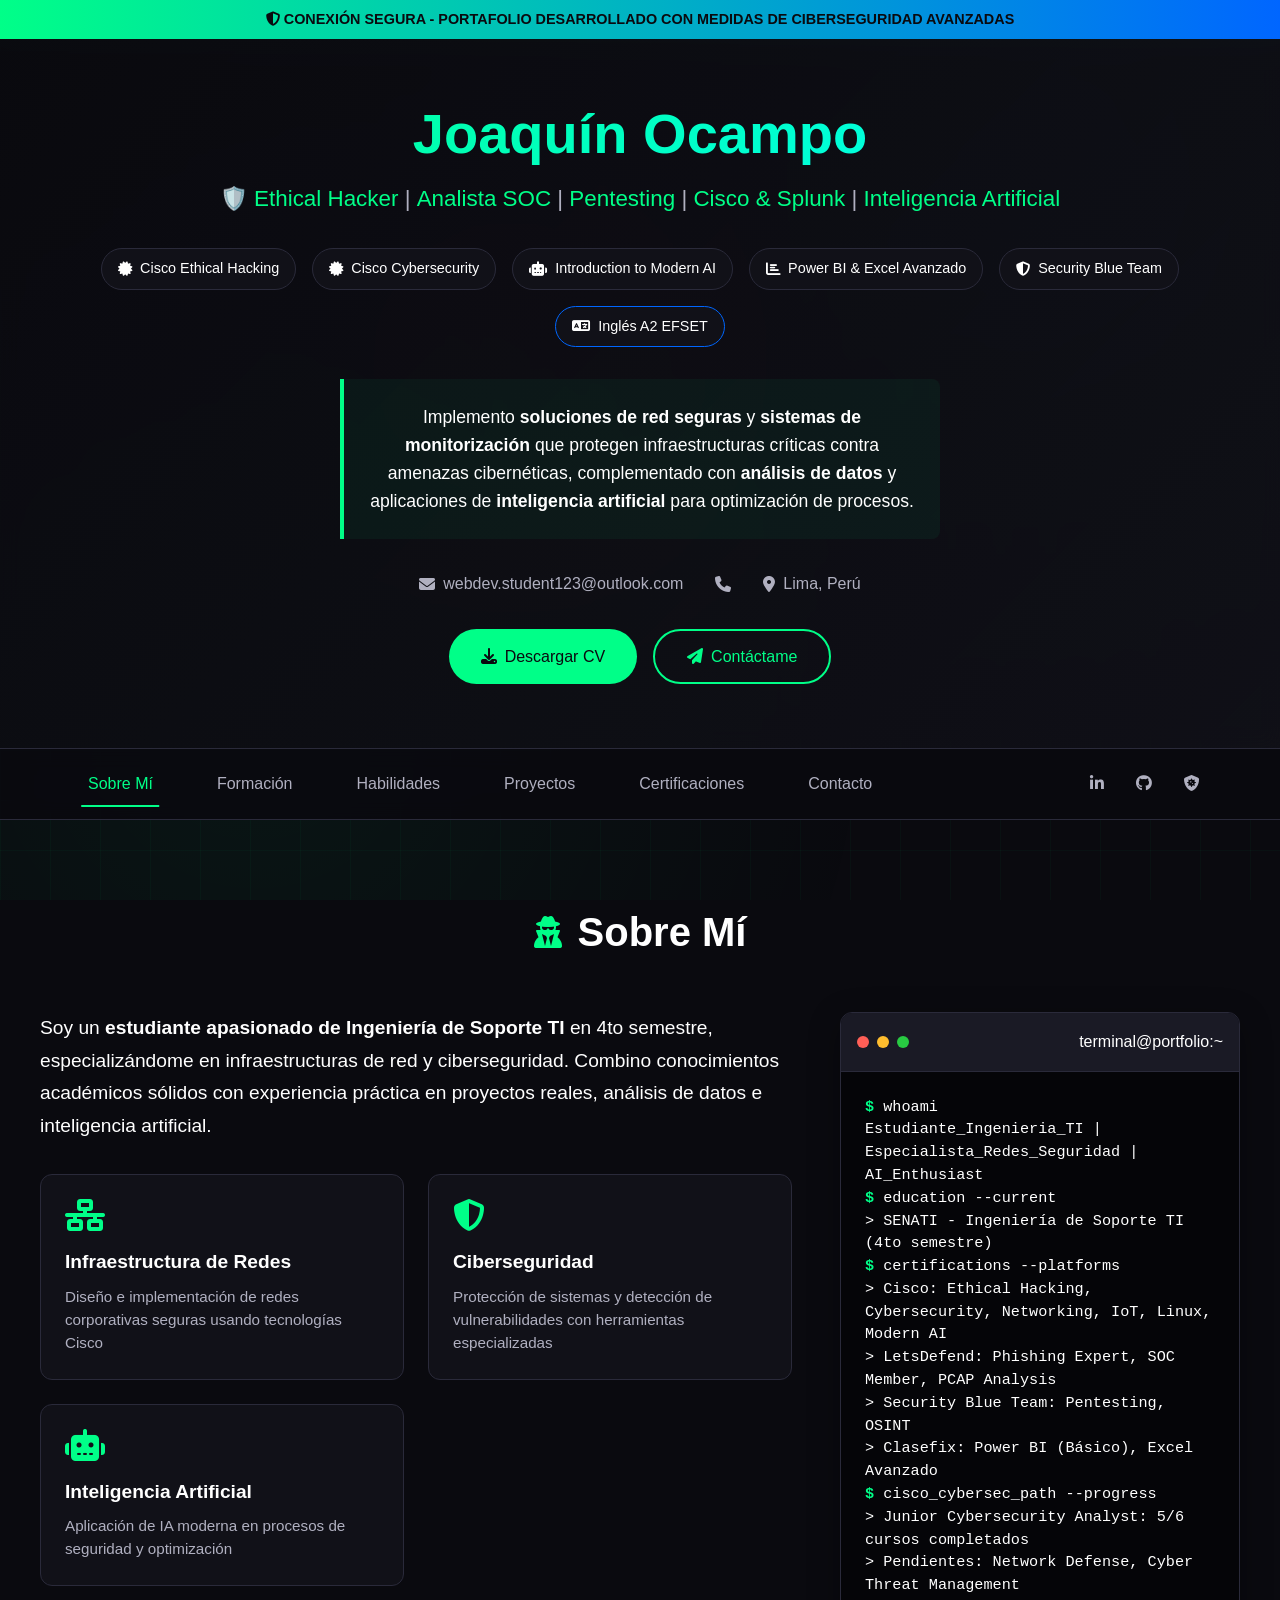
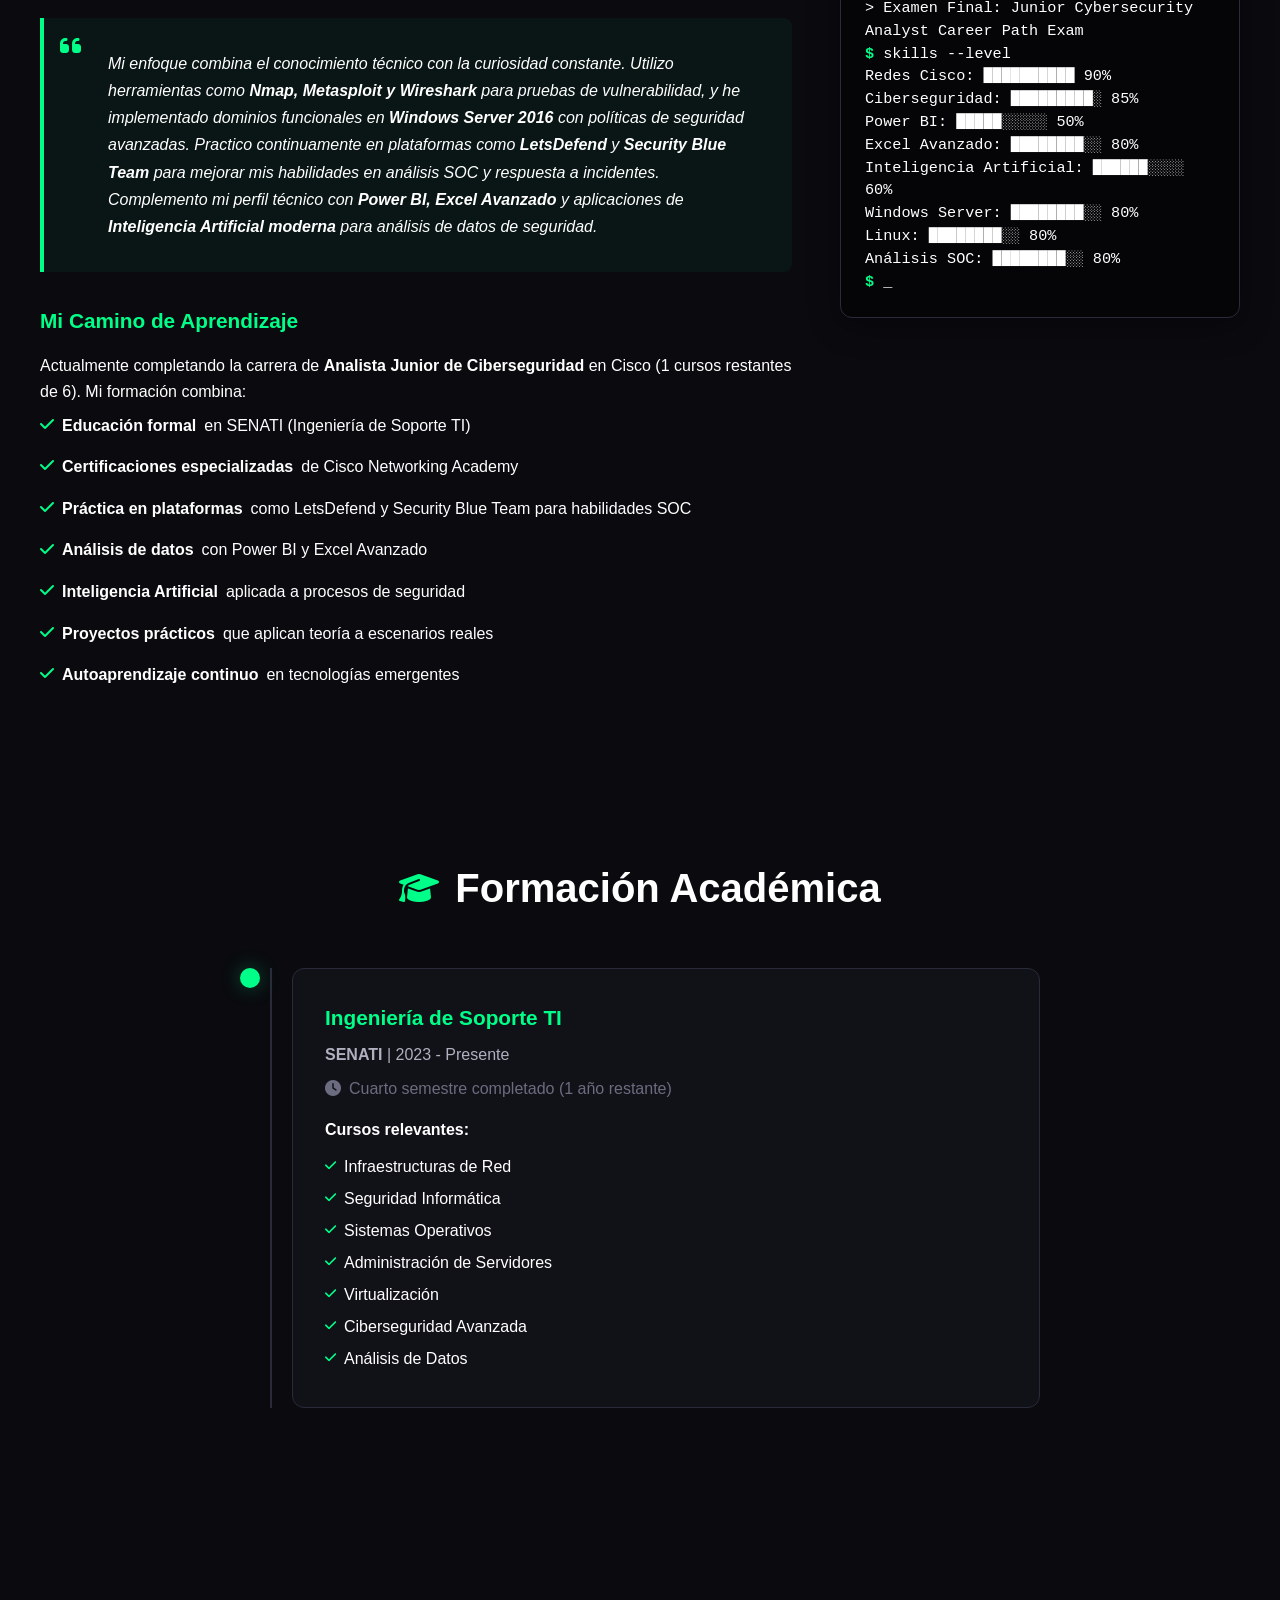
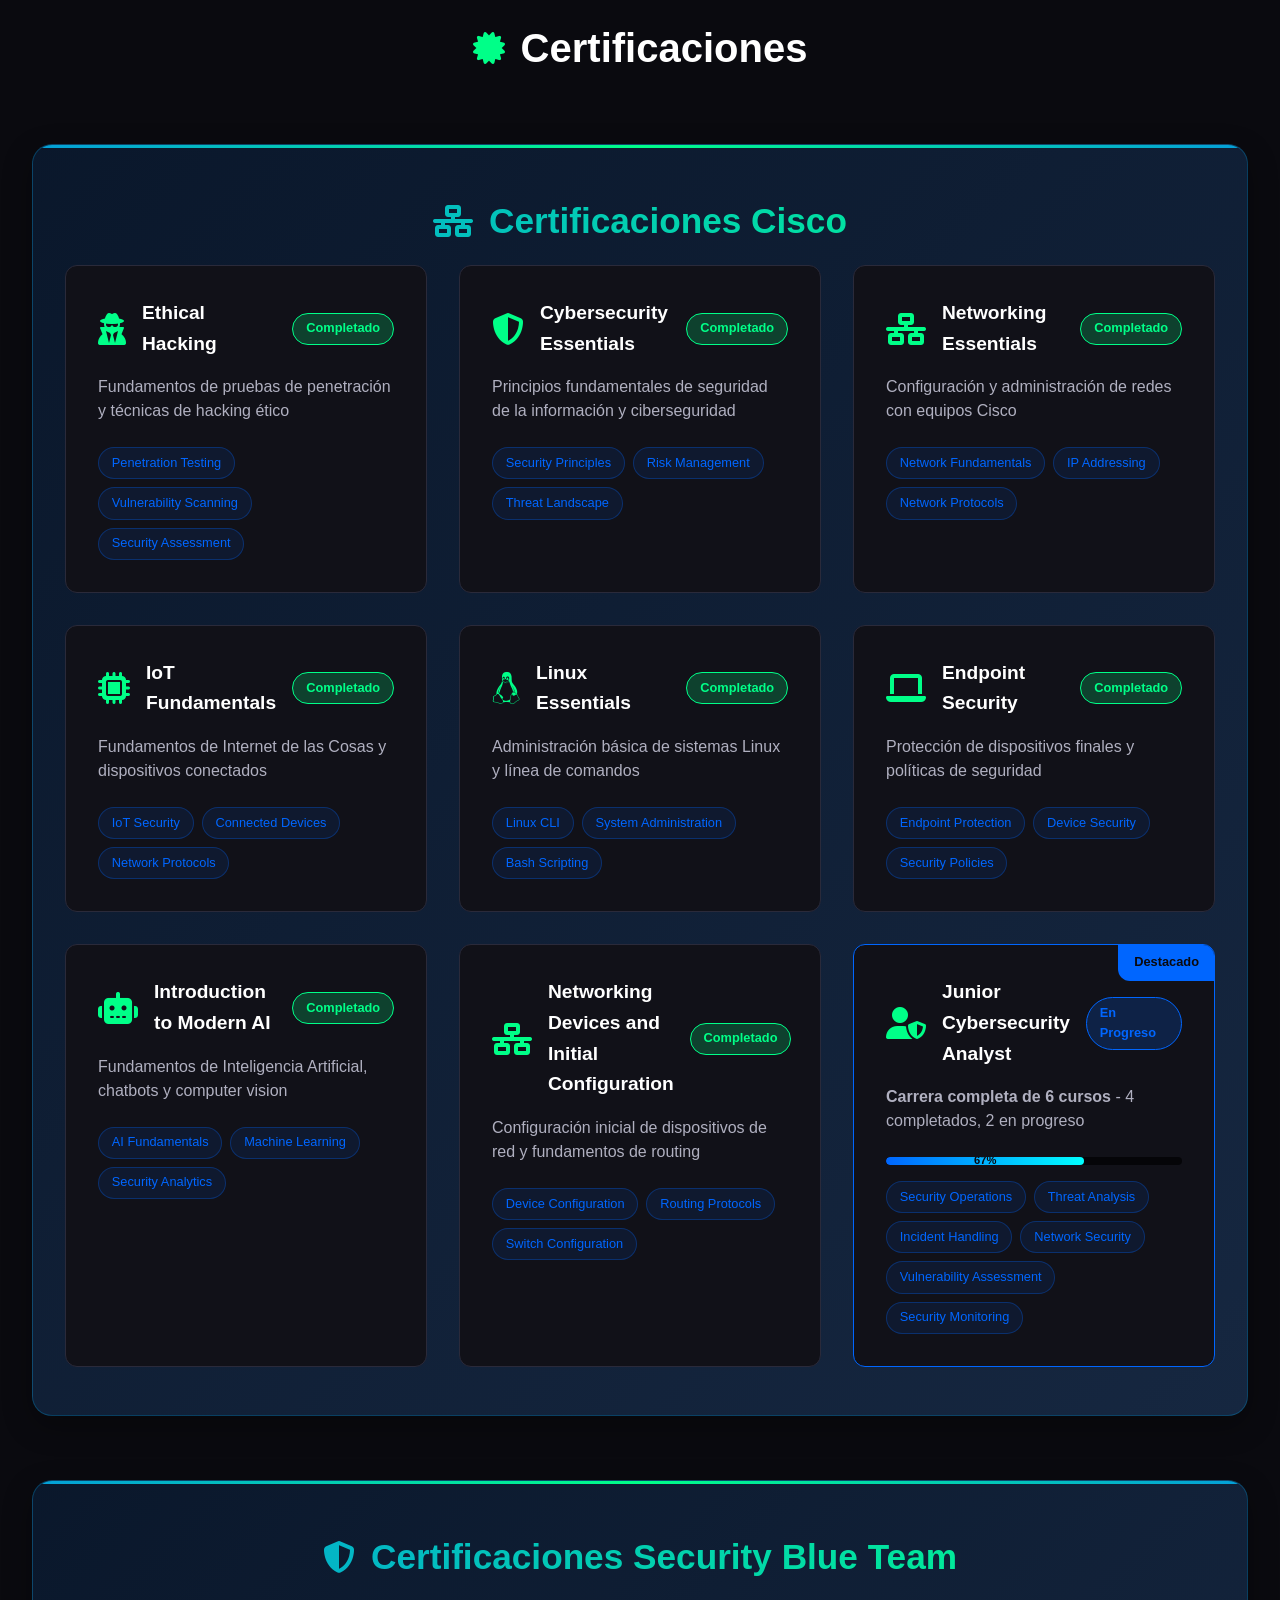
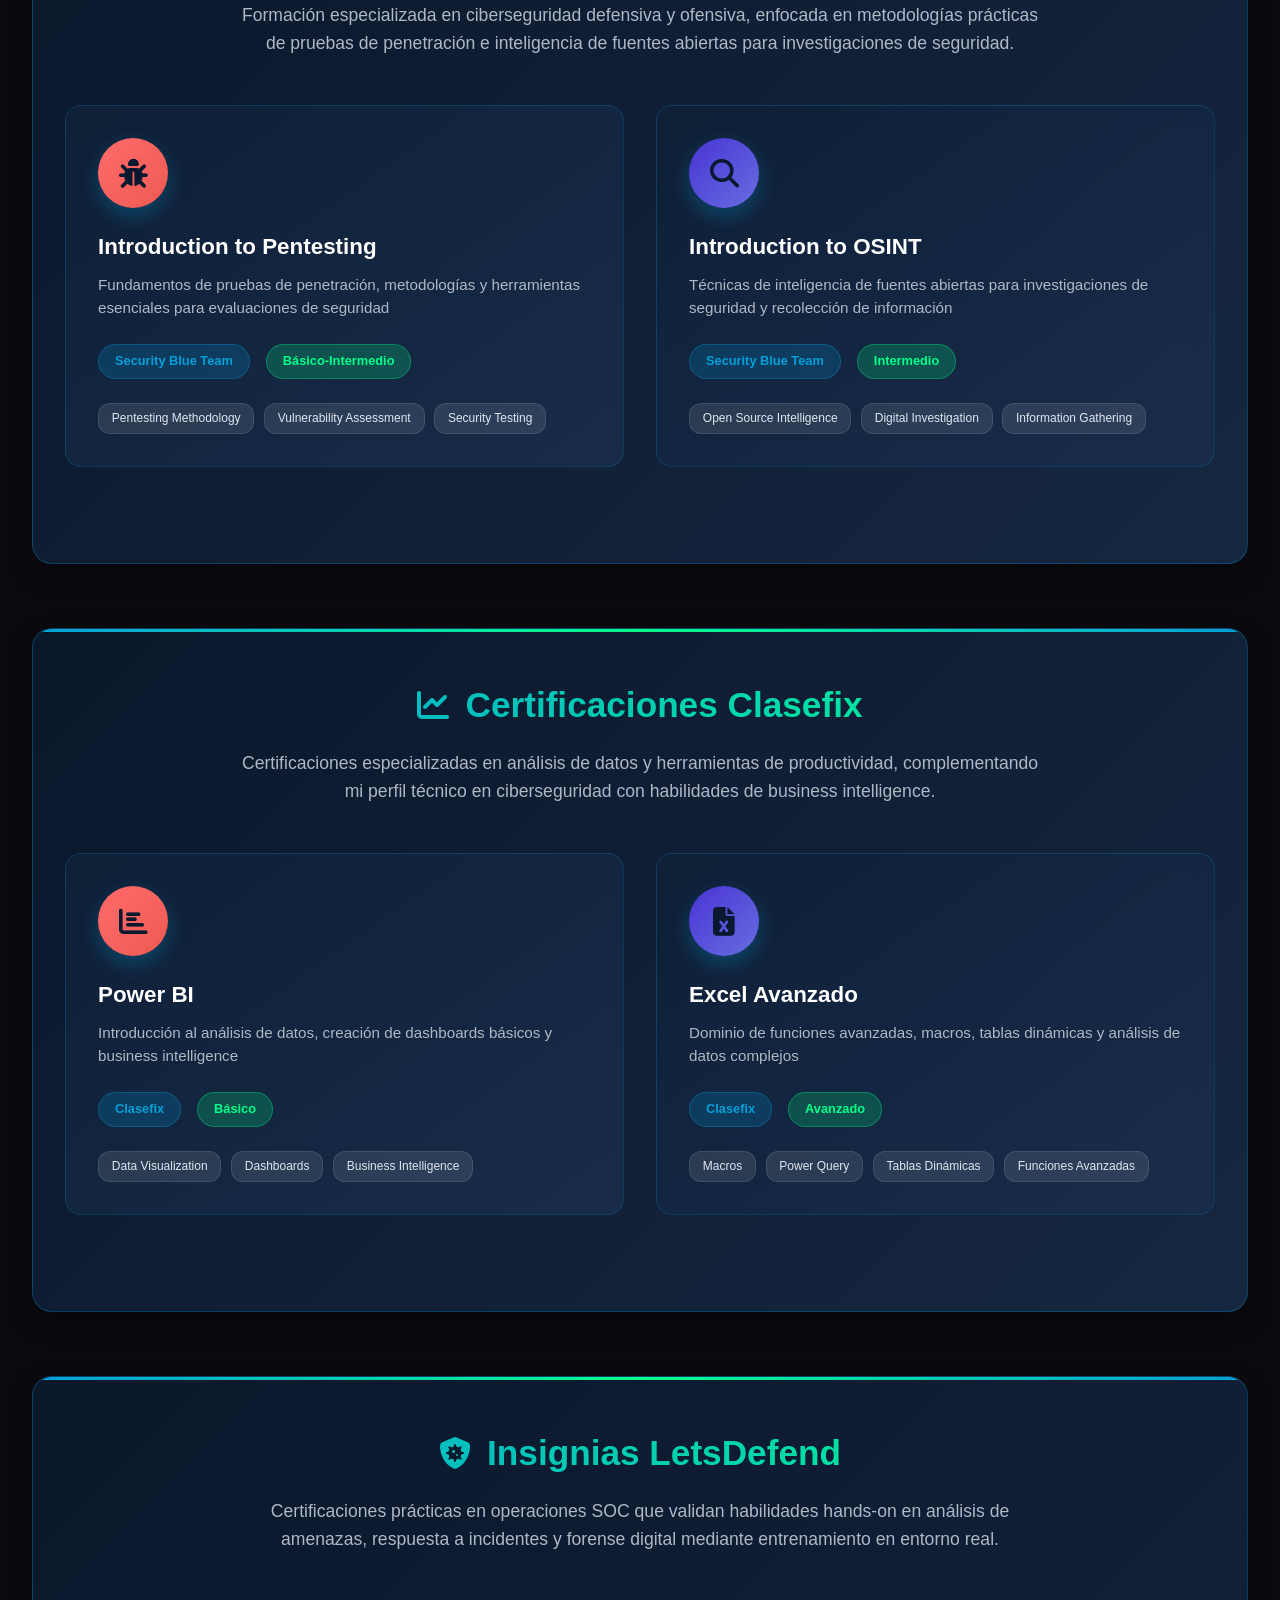
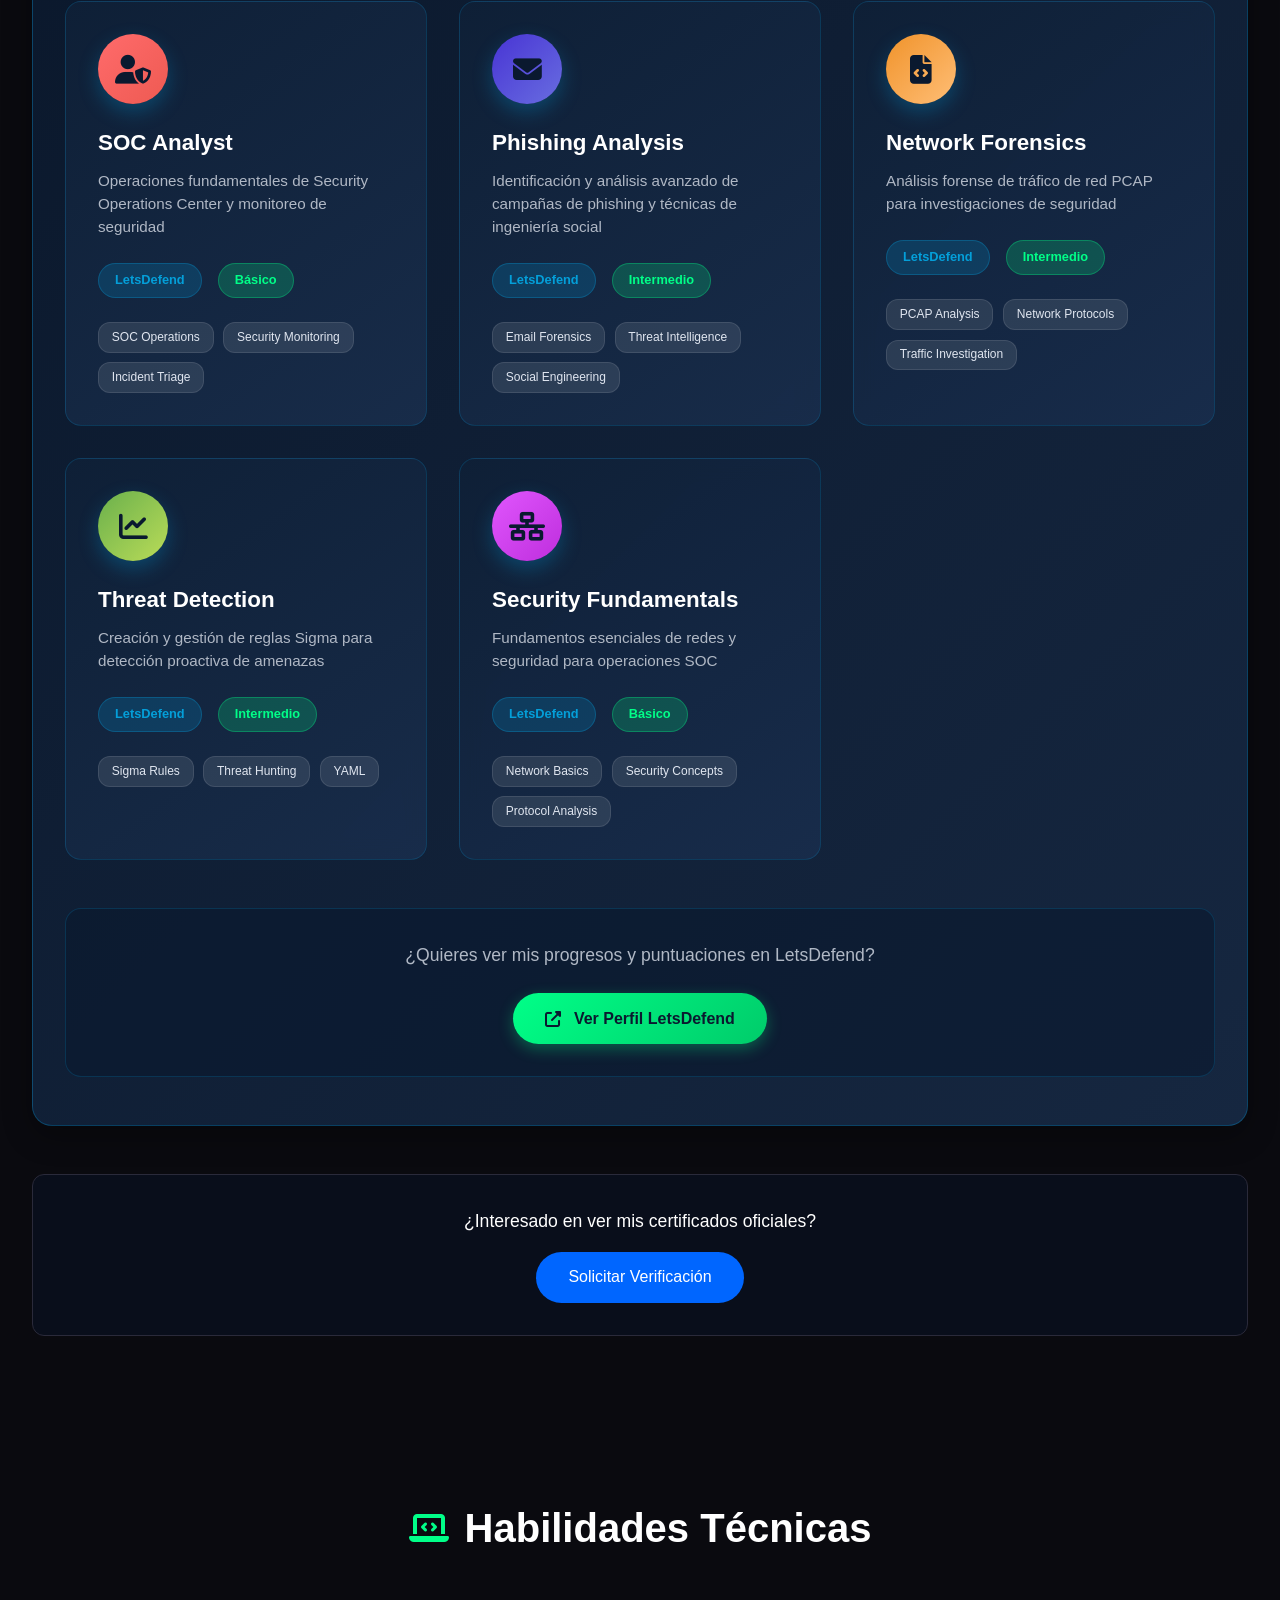
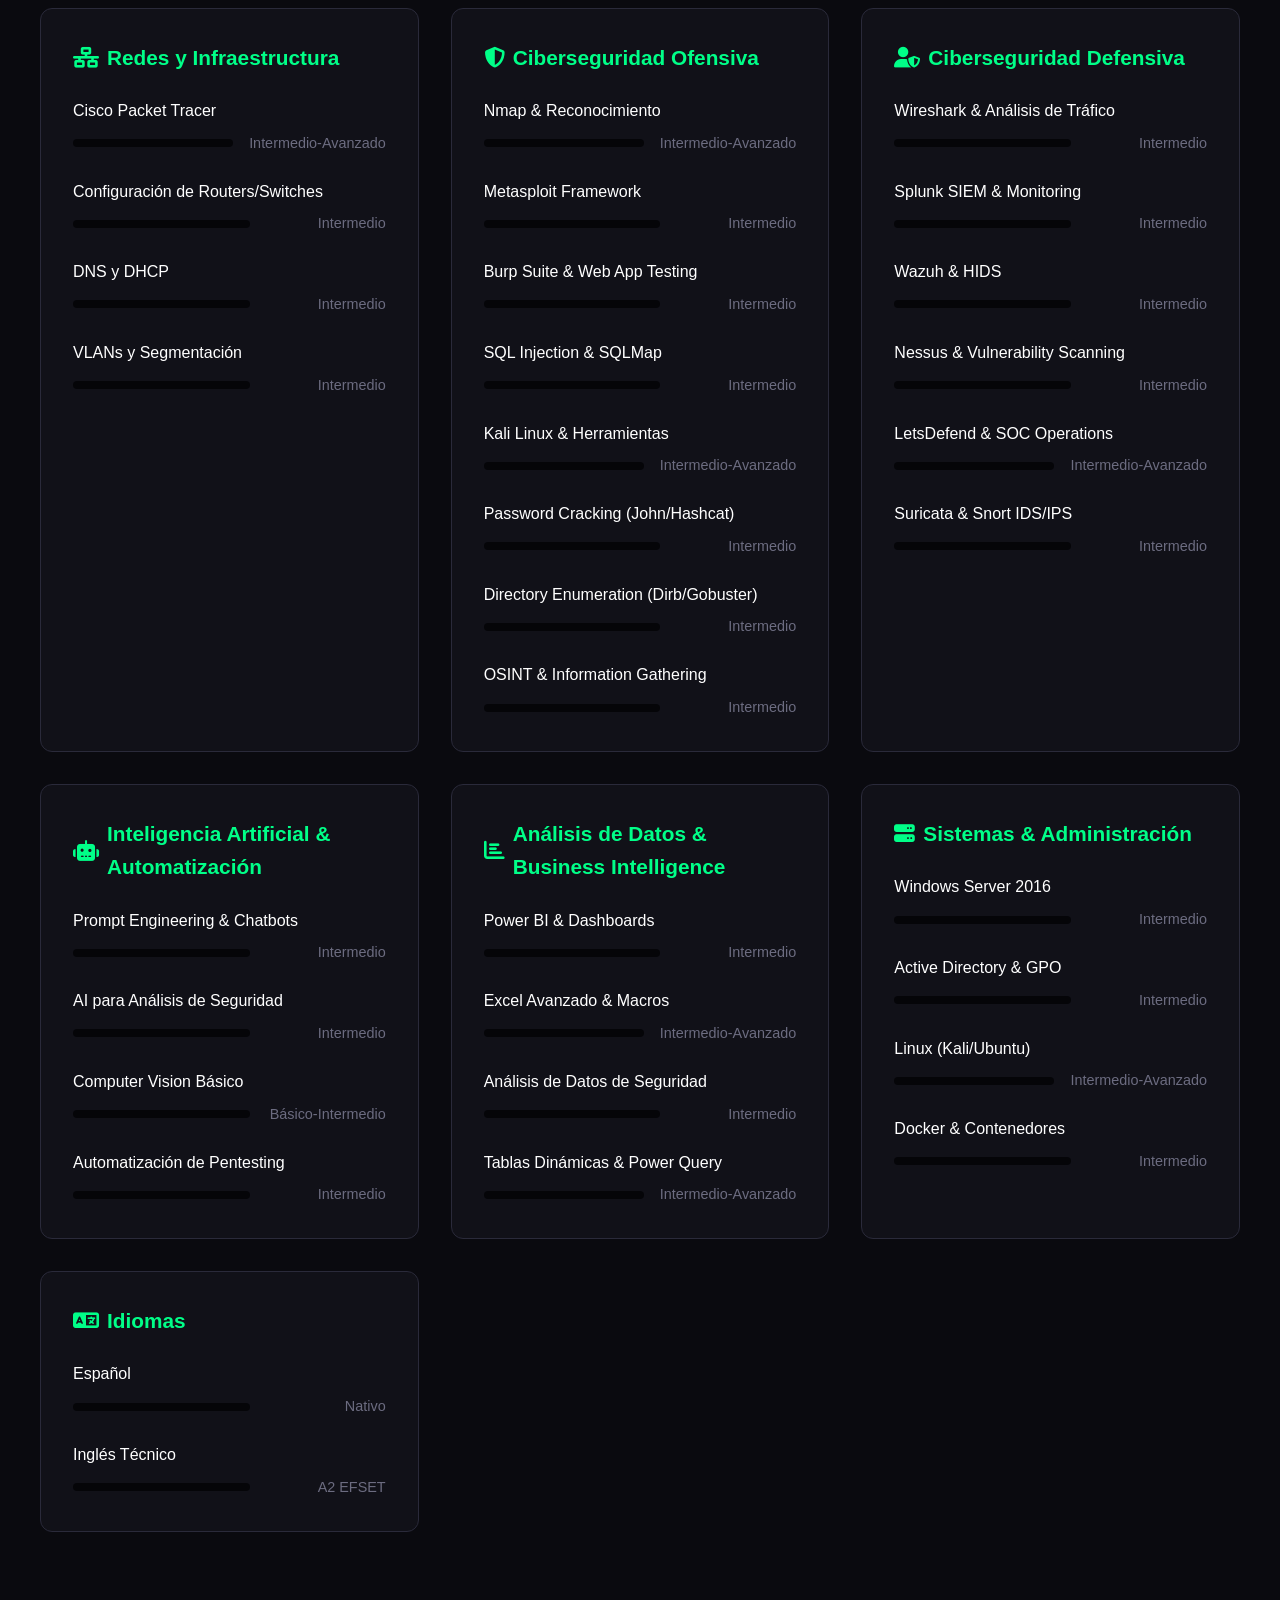
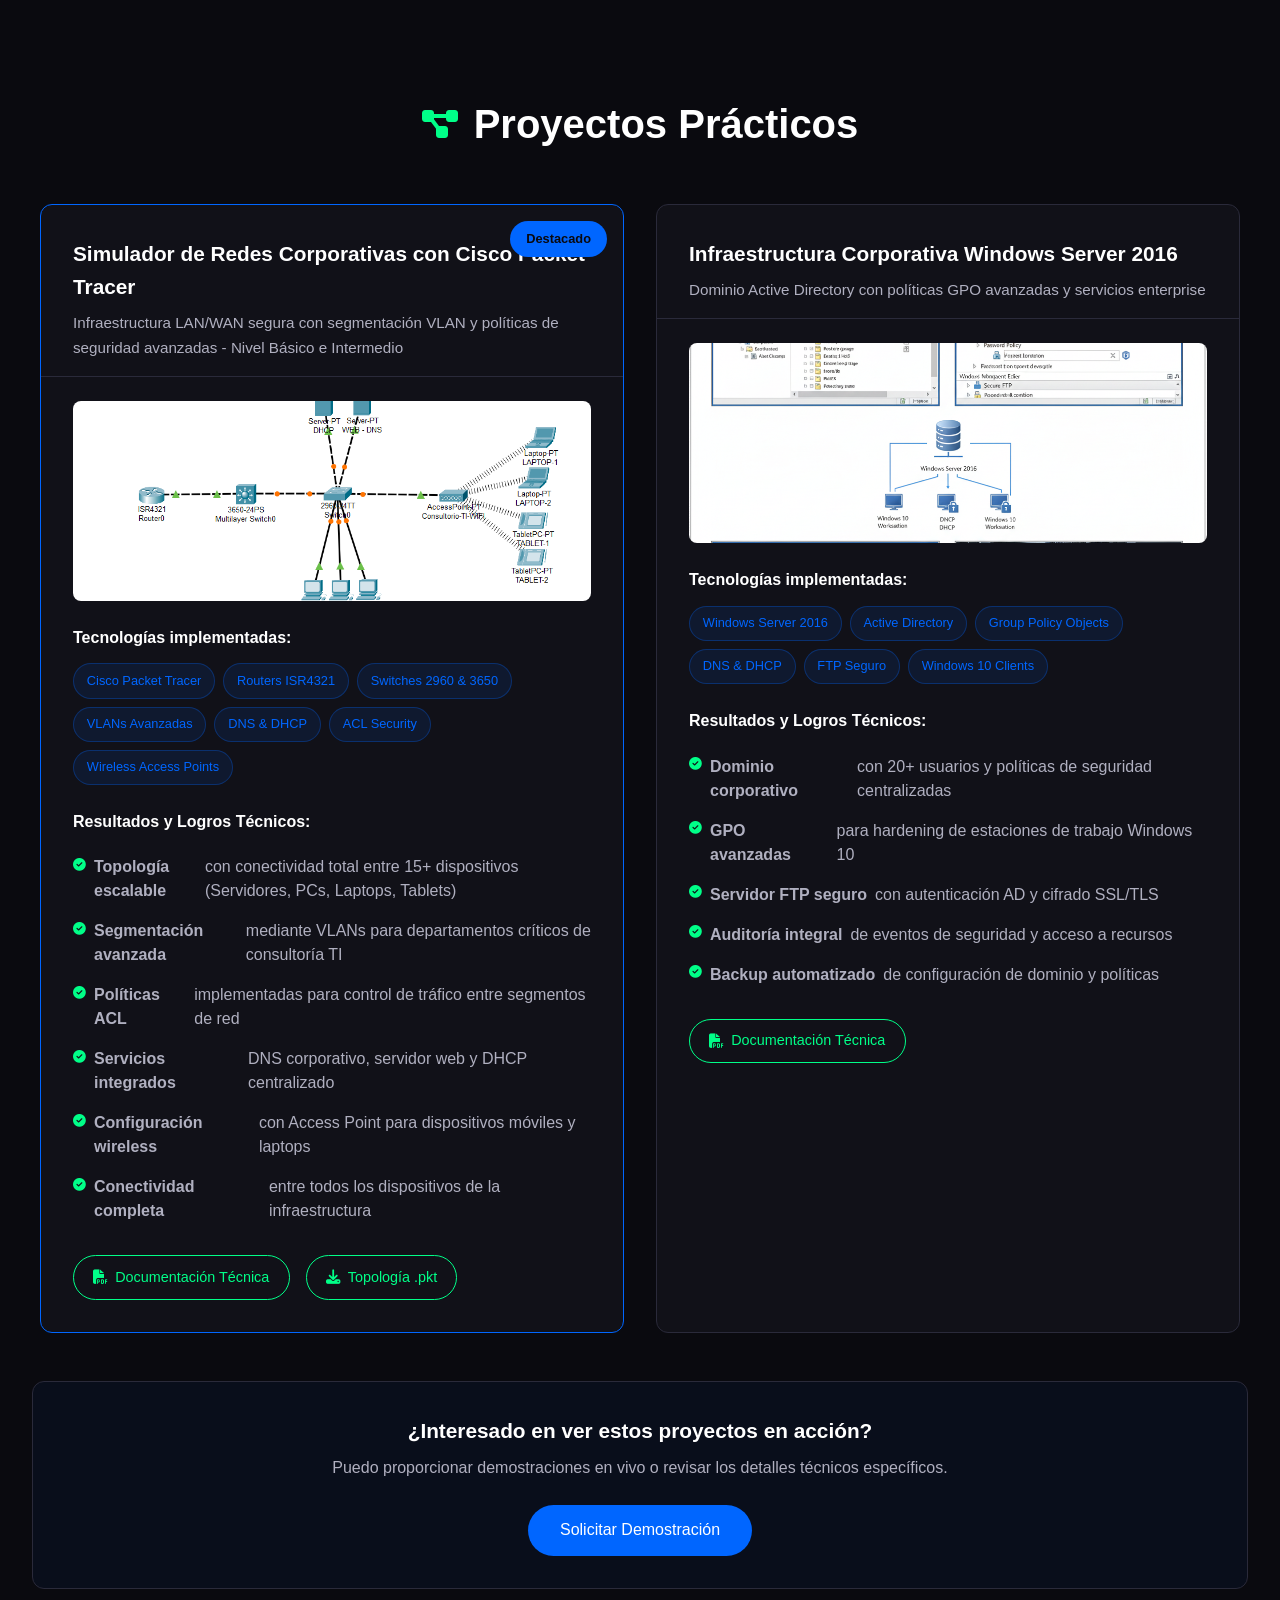
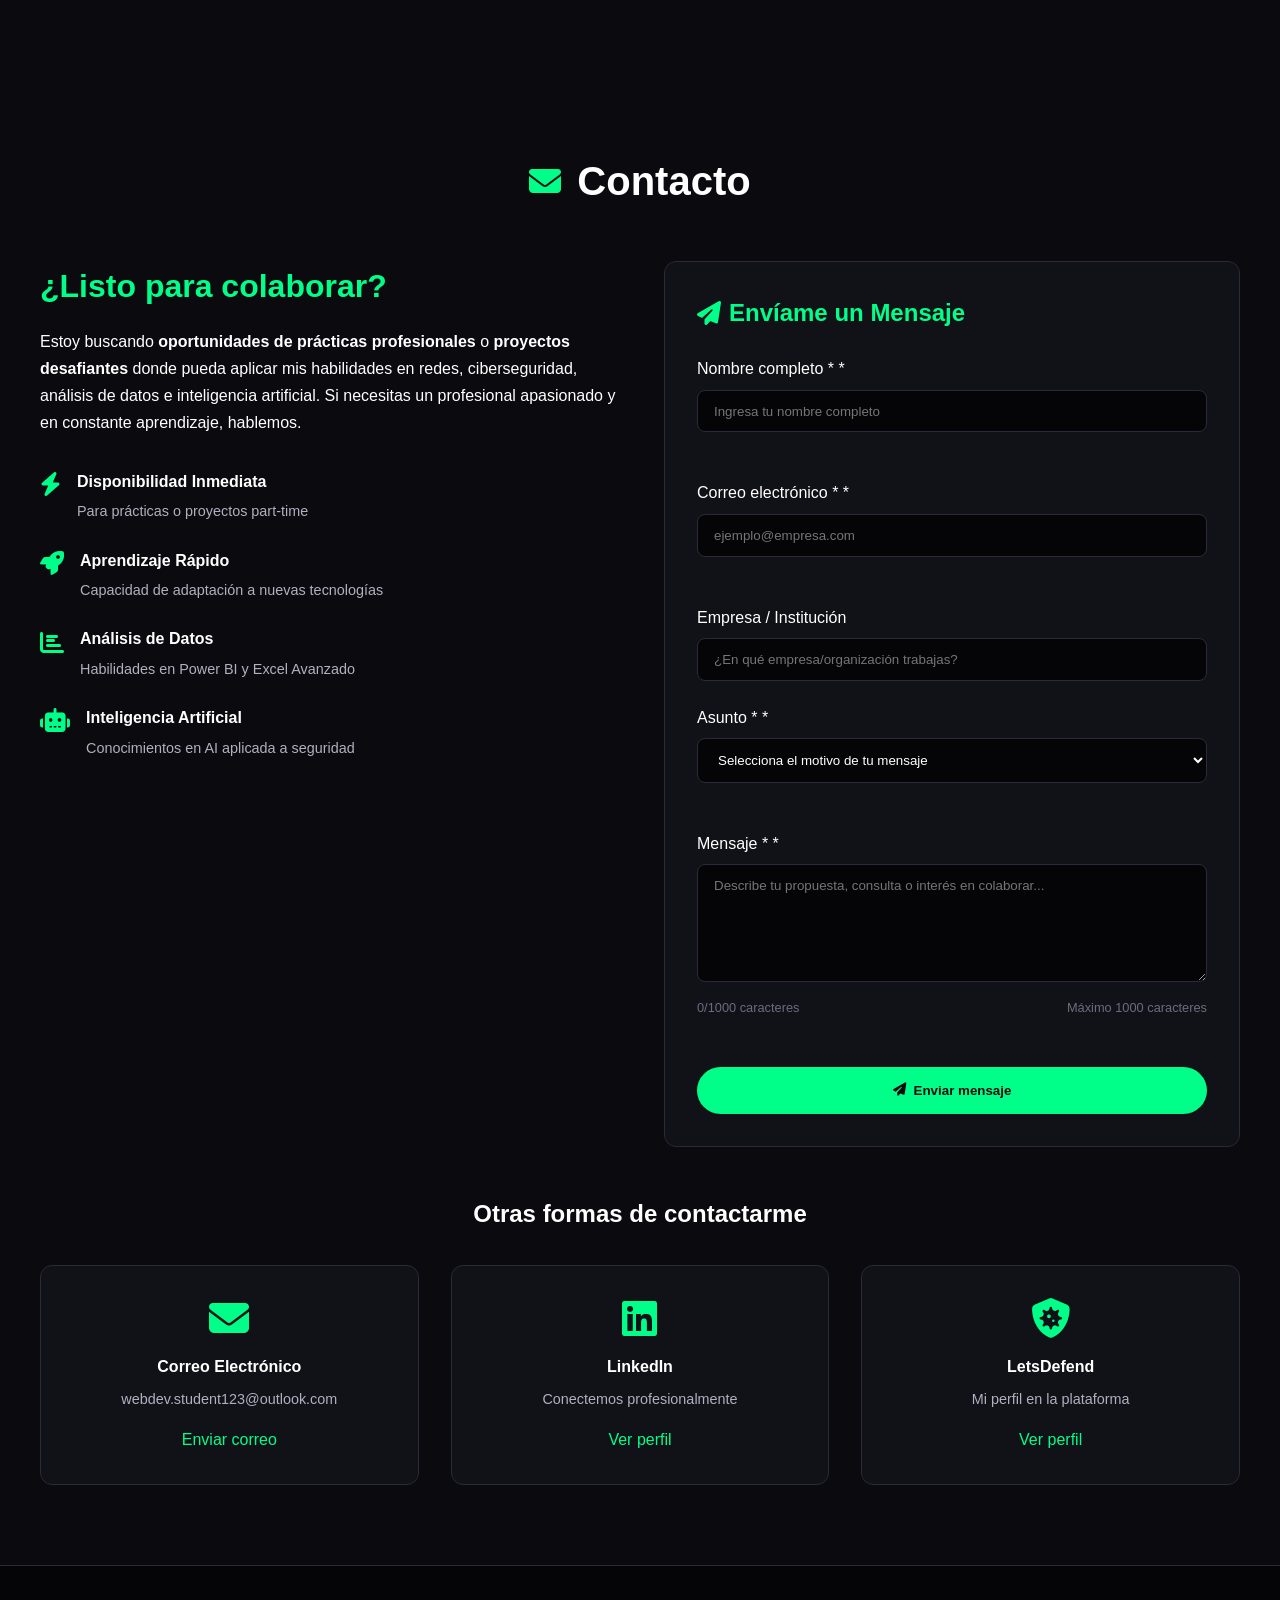
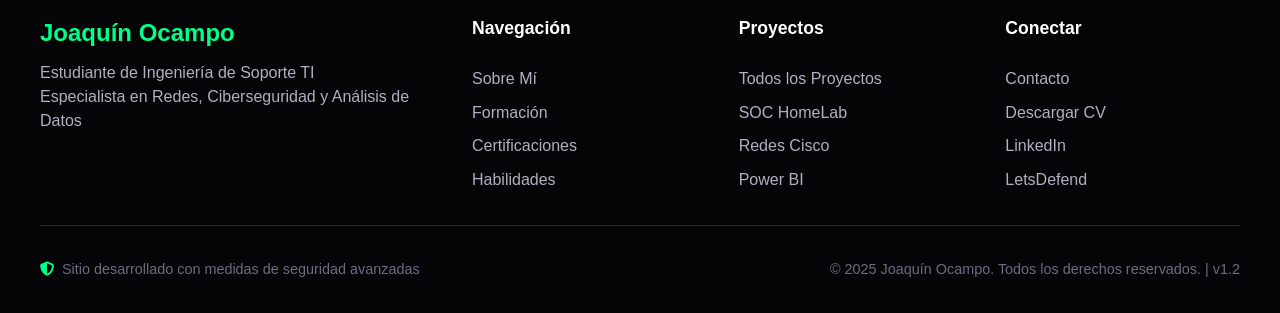
<file: index.html>
<!DOCTYPE html>
<html lang="es">
<head>
    <meta charset="UTF-8">
    <meta name="viewport" content="width=device-width, initial-scale=1.0">
    <title>Joaquín Ocampo | Especialista en Ciberseguridad 🛡️ | Ethical Hacker | Pentesting | SOC | Cisco</title>
    
    <!-- Headers de seguridad mejorados -->
    <meta http-equiv="Content-Security-Policy" content="default-src 'self'; style-src 'self' 'unsafe-inline' https://cdnjs.cloudflare.com https://fonts.googleapis.com; font-src 'self' https://cdnjs.cloudflare.com https://fonts.gstatic.com; script-src 'self' 'unsafe-inline' https://challenges.cloudflare.com; img-src 'self' data: https:; connect-src 'self' https://formspree.io https://maps.googleapis.com https://maps.gstatic.com; frame-src https://maps.google.com https://www.google.com; frame-ancestors 'none'">
    <meta http-equiv="X-Content-Type-Options" content="nosniff">
    <meta http-equiv="X-Frame-Options" content="DENY">
    <meta http-equiv="Referrer-Policy" content="strict-origin-when-cross-origin">
    <meta http-equiv="Permissions-Policy" content="geolocation=(self 'https://maps.google.com'), microphone=(), camera=()">

    <!-- Enlaces a recursos externos -->
    <link rel="stylesheet" href="https://cdnjs.cloudflare.com/ajax/libs/font-awesome/6.4.0/css/all.min.css" integrity="sha512-iecdLmaskl7CVkqkXNQ/ZH/XLlvWZOJyj7Yy7tcenmpD1ypASozpmT/E0iPtmFIB46ZmdtAc9eNBvH0H/ZpiBw==" crossorigin="anonymous" referrerpolicy="no-referrer">
    <link href="https://fonts.googleapis.com/css2?family=Roboto:wght@300;400;500;700&family=Montserrat:wght@600;700;800&display=swap" rel="stylesheet">
    <link rel="stylesheet" href="assets/css/styles_v1.css">
    <link rel="stylesheet" href="assets/css/security-styles.css">
    <link rel="stylesheet" href="assets/css/Estilo_Insignias_LetsDefend.css">
    <link rel="stylesheet" href="assets/css/blog-styles.css">

    <!-- ========== METADATOS SEO OPTIMIZADOS ========== -->
    <meta name="description" content="🛡️ Joaquín Ocampo - Especialista en Ciberseguridad | Ethical Hacker Junior | Analista SOC | Pentesting con Kali Linux | Infraestructura Cisco | Splunk | Power BI | Excel Avanzado | Inteligencia Artificial | Estudiante SENATI Lima Perú">
    <meta name="keywords" content="ciberseguridad, ethical hacker, pentesting, analista SOC, Kali Linux, Cisco, Splunk, Power BI, Excel Avanzado, Inteligencia Artificial, seguridad informática, redes, Lima Perú, SENATI, Wazuh, DVWA, Windows Server, Packet Tracer, seguridad ofensiva, seguridad defensiva, LetsDefend, Security Blue Team, SOC HomeLab">
    <meta name="author" content="Joaquín Ocampo">
    <meta name="robots" content="index, follow, max-snippet:-1, max-image-preview:large, max-video-preview:-1">
    <link rel="canonical" href="https://cyberzenithai.github.io/CyberShield-Portfolio">
    
    <!-- Open Graph optimizado para redes sociales -->
    <meta property="og:title" content="Joaquín Ocampo | Especialista en Ciberseguridad 🛡️ | Ethical Hacker | SOC | Cisco | AI">
    <meta property="og:description" content="Ethical Hacker Junior y Analista SOC especializado en Pentesting, Kali Linux, infraestructura Cisco, Splunk, Power BI e Inteligencia Artificial. Portfolio técnico con proyectos reales de ciberseguridad.">
    <meta property="og:type" content="website">
    <meta property="og:url" content="https://cyberzenithai.github.io/CyberShield-Portfolio">
    <meta property="og:image" content="https://cyberzenithai.github.io/CyberShield-Portfolio/assets/img/og-image.jpg">
    <meta property="og:image:width" content="1200">
    <meta property="og:image:height" content="630">
    <meta property="og:site_name" content="Portfolio Joaquín Ocampo - Ciberseguridad">
    <meta property="og:locale" content="es_PE">

    <!-- Metadatos adicionales para SEO técnico -->
    <meta name="theme-color" content="#049fd9">
    <meta name="msapplication-TileColor" content="#049fd9">
    <link rel="apple-touch-icon" sizes="180x180" href="/apple-touch-icon.png">
    <link rel="icon" type="image/png" sizes="32x32" href="/favicon-32x32.png">
    <link rel="icon" type="image/png" sizes="16x16" href="/favicon-16x16.png">
    <link rel="manifest" href="/site.webmanifest">

    <!-- Datos estructurados Schema.org optimizados -->
    <script type="application/ld+json">
    {
      "@context": "https://schema.org",
      "@type": "Person",
      "name": "Joaquín Ocampo",
      "url": "https://cyberzenithai.github.io/CyberShield-Portfolio",
      "image": "https://cyberzenithai.github.io/CyberShield-Portfolio/assets/img/profile.jpg",
      "jobTitle": "Especialista en Ciberseguridad | Ethical Hacker Junior | Analista SOC",
      "worksFor": {
        "@type": "Organization",
        "name": "Cisco Networking Academy"
      },
      "alumniOf": {
        "@type": "EducationalOrganization",
        "name": "SENATI",
        "description": "Servicio Nacional de Adiestramiento en Trabajo Industrial"
      },
      "hasCredential": [
        {
          "@type": "EducationalOccupationalCredential",
          "name": "Cisco Certified Network Associate (CCNA)",
          "credentialCategory": "Professional Certification",
          "competencyRequired": "Redes Cisco, Routing, Switching"
        },
        {
          "@type": "EducationalOccupationalCredential",
          "name": "Cisco Ethical Hacking",
          "credentialCategory": "Professional Certification",
          "competencyRequired": "Pentesting, Seguridad Ofensiva"
        },
        {
          "@type": "EducationalOccupationalCredential",
          "name": "Cisco Cybersecurity Essentials",
          "credentialCategory": "Professional Certification",
          "competencyRequired": "Fundamentos de Ciberseguridad"
        },
        {
          "@type": "EducationalOccupationalCredential",
          "name": "Introduction to Modern AI",
          "credentialCategory": "Professional Certification",
          "competencyRequired": "Inteligencia Artificial, Chatbots, Computer Vision"
        },
        {
          "@type": "EducationalOccupationalCredential",
          "name": "Seguridad de Terminales",
          "credentialCategory": "Professional Certification",
          "competencyRequired": "Endpoint Security, Protección de Dispositivos"
        },
        {
          "@type": "EducationalOccupationalCredential",
          "name": "LetsDefend Phishing Expert",
          "credentialCategory": "Professional Certification",
          "competencyRequired": "Análisis de Correos de Phishing"
        },
        {
          "@type": "EducationalOccupationalCredential",
          "name": "LetsDefend SOC Member",
          "credentialCategory": "Professional Certification",
          "competencyRequired": "Fundamentos de Operaciones SOC"
        },
        {
          "@type": "EducationalOccupationalCredential",
          "name": "LetsDefend Network Cable",
          "credentialCategory": "Professional Certification",
          "competencyRequired": "Fundamentos de Redes"
        },
        {
          "@type": "EducationalOccupationalCredential",
          "name": "LetsDefend PCAP Analysis",
          "credentialCategory": "Professional Certification",
          "competencyRequired": "Análisis de Trazas de Red PCAP"
        },
        {
          "@type": "EducationalOccupationalCredential",
          "name": "LetsDefend Sigma",
          "credentialCategory": "Professional Certification",
          "competencyRequired": "Detección de Amenazas con Sigma"
        },
        {
          "@type": "EducationalOccupationalCredential",
          "name": "Power BI",
          "credentialCategory": "Professional Certification",
          "competencyRequired": "Introducción a Análisis de Datos, Dashboards"
        },
        {
          "@type": "EducationalOccupationalCredential",
          "name": "Excel Avanzado",
          "credentialCategory": "Professional Certification",
          "competencyRequired": "Análisis de Datos, Macros, Funciones Avanzadas"
        },
        {
          "@type": "EducationalOccupationalCredential",
          "name": "Security Blue Team - Introduction to Pentesting",
          "credentialCategory": "Professional Certification",
          "competencyRequired": "Fundamentos de Pruebas de Penetración, Metodologías"
        },
        {
          "@type": "EducationalOccupationalCredential",
          "name": "Security Blue Team - Introduction to OSINT",
          "credentialCategory": "Professional Certification",
          "competencyRequired": "Inteligencia de Fuentes Abiertas, Investigación Digital"
        }
      ],
      "description": "Especialista en Ciberseguridad con formación en Ethical Hacking, Análisis SOC y Pentesting. Estudiante de Ingeniería de Soporte TI en SENATI con certificaciones Cisco en redes y seguridad. Experiencia práctica en Kali Linux, DVWA, Splunk, Power BI e Inteligencia Artificial.",
      "address": {
        "@type": "PostalAddress",
        "addressLocality": "Lima",
        "addressRegion": "Lima",
        "addressCountry": "Perú"
      },
      "knowsAbout": [
        "Ciberseguridad",
        "Ethical Hacking",
        "Pentesting",
        "Kali Linux",
        "Analista SOC",
        "Redes Cisco",
        "Splunk",
        "Wazuh",
        "Power BI",
        "Excel Avanzado",
        "Inteligencia Artificial",
        "Windows Server",
        "Packet Tracer",
        "DVWA",
        "Seguridad Ofensiva",
        "Seguridad Defensiva",
        "Respuesta a Incidentes",
        "LetsDefend",
        "Análisis PCAP",
        "Phishing Analysis",
        "Security Blue Team",
        "OSINT",
        "Suricata",
        "Snort"
      ],
      "knowsLanguage": "Español",
      "mainEntityOfPage": "https://cyberzenithai.github.io/CyberShield-Portfolio",
      "sameAs": [
        "https://www.linkedin.com/in/joaqunin-ocampo-cibersecurity",
        "https://github.com/cyberzenithai",
        "https://app.letsdefend.io/user/joaquin-ocampo"
      ]
    }
    </script>

    <!-- Datos estructurados adicionales para Buscador de Trabajo -->
    <script type="application/ld+json">
    {
      "@context": "https://schema.org",
      "@type": "Occupation",
      "name": "Especialista en Ciberseguridad",
      "occupationLocation": {
        "@type": "City",
        "name": "Lima"
      },
      "estimatedSalary": {
        "@type": "MonetaryAmount",
        "currency": "PEN",
        "value": {
          "@type": "QuantitativeValue",
          "minValue": 2500,
          "maxValue": 4500,
          "unitText": "MONTH"
        }
      },
      "responsibilities": [
        "Análisis de seguridad SOC",
        "Pentesting y Ethical Hacking",
        "Implementación de medidas de seguridad",
        "Configuración de redes Cisco",
        "Monitoreo con Splunk y Wazuh",
        "Análisis de amenazas con LetsDefend",
        "Análisis de datos con Power BI",
        "Aplicación de Inteligencia Artificial"
      ],
      "skills": "Ciberseguridad, Ethical Hacking, Pentesting, Kali Linux, Cisco, Splunk, Wazuh, Power BI, Excel Avanzado, Inteligencia Artificial, Windows Server, Redes, LetsDefend, PCAP Analysis, Phishing Analysis, Security Blue Team, OSINT, Suricata, Snort"
    }
    </script>

    <!-- Favicon -->
    <link rel="icon" type="image/x-icon" href="assets/img/favicon.ico">
</head>
<body>
    <div class="cyber-bg"></div>
    <div class="cyber-grid"></div>
    
    <!-- Barra de seguridad mejorada -->
    <div class="security-bar">
        <i class="fas fa-shield-alt"></i> CONEXIÓN SEGURA - PORTAFOLIO DESARROLLADO CON MEDIDAS DE CIBERSEGURIDAD AVANZADAS
    </div>
    
    <!-- Header mejorado con enfoque persuasivo -->
    <header>
        <div class="header-content">
            <h1 class="name">Joaquín Ocampo</h1>

            <p class="tagline">
                <span class="highlight">🛡️ Ethical Hacker</span> | 
                <span class="highlight">Analista SOC</span> | 
                <span class="highlight">Pentesting</span> | 
                <span class="highlight">Cisco & Splunk</span> |
                <span class="highlight">Inteligencia Artificial</span>
            </p>

            <div class="certification-badges">
                <div class="badge">
                    <i class="fas fa-certificate"></i> Cisco Ethical Hacking
                </div>
                <div class="badge">
                    <i class="fas fa-certificate"></i> Cisco Cybersecurity
                </div>
                <div class="badge">
                    <i class="fas fa-robot"></i> Introduction to Modern AI
                </div>
                <div class="badge">
                    <i class="fas fa-chart-bar"></i> Power BI & Excel Avanzado
                </div>
                <div class="badge">
                    <i class="fas fa-shield-alt"></i> Security Blue Team
                </div>
                <div class="english-badge">
                    <i class="fas fa-language"></i> Inglés A2 EFSET
                </div>
            </div>
            
            <div class="value-proposition">
                <p>Implemento <strong>soluciones de red seguras</strong> y <strong>sistemas de monitorización</strong> que protegen infraestructuras críticas contra amenazas cibernéticas, complementado con <strong>análisis de datos</strong> y aplicaciones de <strong>inteligencia artificial</strong> para optimización de procesos.</p>
            </div>
            
            <div class="contact-info">
                <div class="contact-item">
                    <i class="fas fa-envelope"></i> webdev.student123@outlook.com
                </div>
                <div class="contact-item">
                    <i class="fas fa-phone"></i>
                </div>
                <div class="contact-item">
                    <i class="fas fa-map-marker-alt"></i> Lima, Perú
                </div>
            </div>
            
            <div class="header-actions">
                <a href="assets/docs/CV_Joaquin-ocampo.pdf" class="download-cv" download>
                    <i class="fas fa-download"></i> Descargar CV
                </a>
                <a href="#contact" class="contact-cta">
                    <i class="fas fa-paper-plane"></i> Contáctame
                </a>
            </div>
        </div>
    </header>
    
    <!-- Menú de navegación mejorado -->
    <div class="nav-container">
        <nav>
            <button class="menu-toggle" id="menuToggle" aria-label="Abrir menú">
                <span></span>
                <span></span>
                <span></span>
            </button>
            
            <div class="nav-links" id="navLinks">
                <a href="#about" class="active">Sobre Mí</a>
                <a href="#education">Formación</a>
                <a href="#skills">Habilidades</a>
                <a href="#projects">Proyectos</a>
                <a href="#certifications">Certificaciones</a>
                <a href="#contact">Contacto</a>
            </div>
            
            <div class="social-icons">
                <a href="https://www.linkedin.com/in/joaqunin-ocampo-cibersecurity" aria-label="LinkedIn" target="_blank" rel="noopener noreferrer">
                    <i class="fab fa-linkedin-in"></i>
                </a>
                <a href="https://github.com/CyberZenithAI" aria-label="GitHub" target="_blank" rel="noopener noreferrer">
                    <i class="fab fa-github"></i>
                </a>
                <a href="https://app.letsdefend.io/user/hackerpro" aria-label="LetsDefend" target="_blank" rel="noopener noreferrer">
                    <i class="fas fa-shield-virus"></i>
                </a>
            </div>
        </nav>
    </div>
    
    <main>
        <!-- Sección Sobre Mí mejorada -->
        <section id="about">
            <h2 class="section-title"><i class="fas fa-user-secret"></i> Sobre Mí</h2>
            
            <div class="about-content">
                <div class="about-text">
                    <p class="intro">Soy un <strong>estudiante apasionado de Ingeniería de Soporte TI</strong> en 4to semestre, especializándome en infraestructuras de red y ciberseguridad. Combino conocimientos académicos sólidos con experiencia práctica en proyectos reales, análisis de datos e inteligencia artificial.</p>
                    
                    <div class="expertise-areas">
                        <div class="expertise-item">
                            <i class="fas fa-network-wired"></i>
                            <h3>Infraestructura de Redes</h3>
                            <p>Diseño e implementación de redes corporativas seguras usando tecnologías Cisco</p>
                        </div>
                        <div class="expertise-item">
                            <i class="fas fa-shield-alt"></i>
                            <h3>Ciberseguridad</h3>
                            <p>Protección de sistemas y detección de vulnerabilidades con herramientas especializadas</p>
                        </div>
                        <div class="expertise-item">
                            <i class="fas fa-robot"></i>
                            <h3>Inteligencia Artificial</h3>
                            <p>Aplicación de IA moderna en procesos de seguridad y optimización</p>
                        </div>
                    </div>
                    
                    <div class="quote">
                        <i class="fas fa-quote-left"></i>
                        <p>Mi enfoque combina el conocimiento técnico con la curiosidad constante. Utilizo herramientas como <strong>Nmap, Metasploit y Wireshark</strong> para pruebas de vulnerabilidad, y he implementado dominios funcionales en <strong>Windows Server 2016</strong> con políticas de seguridad avanzadas. Practico continuamente en plataformas como <strong>LetsDefend</strong> y <strong>Security Blue Team</strong> para mejorar mis habilidades en análisis SOC y respuesta a incidentes. Complemento mi perfil técnico con <strong>Power BI, Excel Avanzado</strong> y aplicaciones de <strong>Inteligencia Artificial moderna</strong> para análisis de datos de seguridad.</p>
                    </div>
                    
                    <div class="learning-path">
                        <h3>Mi Camino de Aprendizaje</h3>
                        <p>Actualmente completando la carrera de <strong>Analista Junior de Ciberseguridad</strong> en Cisco (1 cursos restantes de 6). Mi formación combina:</p>
                        <ul>
                            <li><i class="fas fa-check"></i> <strong>Educación formal</strong> en SENATI (Ingeniería de Soporte TI)</li>
                            <li><i class="fas fa-check"></i> <strong>Certificaciones especializadas</strong> de Cisco Networking Academy</li>
                            <li><i class="fas fa-check"></i> <strong>Práctica en plataformas</strong> como LetsDefend y Security Blue Team para habilidades SOC</li>
                            <li><i class="fas fa-check"></i> <strong>Análisis de datos</strong> con Power BI y Excel Avanzado</li>
                            <li><i class="fas fa-check"></i> <strong>Inteligencia Artificial</strong> aplicada a procesos de seguridad</li>
                            <li><i class="fas fa-check"></i> <strong>Proyectos prácticos</strong> que aplican teoría a escenarios reales</li>
                            <li><i class="fas fa-check"></i> <strong>Autoaprendizaje continuo</strong> en tecnologías emergentes</li>
                        </ul>
                    </div>
                </div>

                <div class="terminal-container">
                    <div class="terminal-header">
                        <div class="terminal-dots">
                            <div class="terminal-dot dot-red"></div>
                            <div class="terminal-dot dot-yellow"></div>
                            <div class="terminal-dot dot-green"></div>
                        </div>
                        <div>terminal@portfolio:~</div>
                    </div>
                    <div class="terminal-content">
                        <div><span class="prompt">$</span> whoami</div>
                        <div>Estudiante_Ingenieria_TI | Especialista_Redes_Seguridad | AI_Enthusiast</div>
                        <div><span class="prompt">$</span> education --current</div>
                        <div>> SENATI - Ingeniería de Soporte TI (4to semestre)</div>
                        <div><span class="prompt">$</span> certifications --platforms</div>
                        <div>> Cisco: Ethical Hacking, Cybersecurity, Networking, IoT, Linux, Modern AI</div>
                        <div>> LetsDefend: Phishing Expert, SOC Member, PCAP Analysis</div>
                        <div>> Security Blue Team: Pentesting, OSINT</div>
                        <div>> Clasefix: Power BI (Básico), Excel Avanzado</div>
                        <div><span class="prompt">$</span> cisco_cybersec_path --progress</div>
                        <div>> Junior Cybersecurity Analyst: 5/6 cursos completados</div>
                        <div>> Pendientes: Network Defense, Cyber Threat Management</div>
                        <div>> Examen Final: Junior Cybersecurity Analyst Career Path Exam</div>
                        <div><span class="prompt">$</span> skills --level</div>
                        <div>Redes Cisco: ██████████ 90%</div>
                        <div>Ciberseguridad: █████████░ 85%</div>
                        <div>Power BI: █████░░░░░ 50%</div>
                        <div>Excel Avanzado: ████████░░ 80%</div>
                        <div>Inteligencia Artificial: ██████░░░░ 60%</div>
                        <div>Windows Server: ████████░░ 80%</div>
                        <div>Linux: ████████░░ 80%</div>
                        <div>Análisis SOC: ████████░░ 80%</div>
                        <div><span class="prompt">$</span> <span class="typing-cursor">_</span></div>
                    </div>
                </div>
            </div>
        </section>

        <!-- Sección Formación mejorada -->
        <section id="education">
            <h2 class="section-title"><i class="fas fa-graduation-cap"></i> Formación Académica</h2>
            
            <div class="timeline">
                <div class="timeline-item">
                    <div class="timeline-dot"></div>
                    <div class="timeline-content">
                        <h3>Ingeniería de Soporte TI</h3>
                        <p class="institution"><strong>SENATI</strong> | 2023 - Presente</p>
                        <p class="status"><i class="fas fa-clock"></i> Cuarto semestre completado (1 año restante)</p>
                        <div class="courses">
                            <h4>Cursos relevantes:</h4>
                            <ul>
                                <li><i class="fas fa-check"></i> Infraestructuras de Red</li>
                                <li><i class="fas fa-check"></i> Seguridad Informática</li>
                                <li><i class="fas fa-check"></i> Sistemas Operativos</li>
                                <li><i class="fas fa-check"></i> Administración de Servidores</li>
                                <li><i class="fas fa-check"></i> Virtualización</li>
                                <li><i class="fas fa-check"></i> Ciberseguridad Avanzada</li>
                                <li><i class="fas fa-check"></i> Análisis de Datos</li>
                            </ul>
                        </div>
                    </div>
                </div>
            </div>
        </section>
        
        <!-- Sección de Certificaciones -->
        <section id="certifications">
            <h2 class="section-title"><i class="fas fa-certificate"></i> Certificaciones</h2>
            
            <!-- Certificaciones Cisco -->
            <div class="platform-section">
                <h3 class="platform-title">
                    <i class="fas fa-network-wired"></i> Certificaciones Cisco
                </h3>
                
                <div class="certifications-grid">
                    <div class="certification-card">
                        <div class="certification-header">
                            <i class="fas fa-user-secret"></i>
                            <h3>Ethical Hacking</h3>
                            <span class="badge-completed">Completado</span>
                        </div>
                        <p>Fundamentos de pruebas de penetración y técnicas de hacking ético</p>
                        <div class="skills-gained">
                            <span class="skill-tag">Penetration Testing</span>
                            <span class="skill-tag">Vulnerability Scanning</span>
                            <span class="skill-tag">Security Assessment</span>
                        </div>
                    </div>
                    
                    <div class="certification-card">
                        <div class="certification-header">
                            <i class="fas fa-shield-alt"></i>
                            <h3>Cybersecurity Essentials</h3>
                            <span class="badge-completed">Completado</span>
                        </div>
                        <p>Principios fundamentales de seguridad de la información y ciberseguridad</p>
                        <div class="skills-gained">
                            <span class="skill-tag">Security Principles</span>
                            <span class="skill-tag">Risk Management</span>
                            <span class="skill-tag">Threat Landscape</span>
                        </div>
                    </div>
                    
                    <div class="certification-card">
                        <div class="certification-header">
                            <i class="fas fa-network-wired"></i>
                            <h3>Networking Essentials</h3>
                            <span class="badge-completed">Completado</span>
                        </div>
                        <p>Configuración y administración de redes con equipos Cisco</p>
                        <div class="skills-gained">
                            <span class="skill-tag">Network Fundamentals</span>
                            <span class="skill-tag">IP Addressing</span>
                            <span class="skill-tag">Network Protocols</span>
                        </div>
                    </div>
                    
                    <div class="certification-card">
                        <div class="certification-header">
                            <i class="fas fa-microchip"></i>
                            <h3>IoT Fundamentals</h3>
                            <span class="badge-completed">Completado</span>
                        </div>
                        <p>Fundamentos de Internet de las Cosas y dispositivos conectados</p>
                        <div class="skills-gained">
                            <span class="skill-tag">IoT Security</span>
                            <span class="skill-tag">Connected Devices</span>
                            <span class="skill-tag">Network Protocols</span>
                        </div>
                    </div>
                    
                    <div class="certification-card">
                        <div class="certification-header">
                            <i class="fab fa-linux"></i>
                            <h3>Linux Essentials</h3>
                            <span class="badge-completed">Completado</span>
                        </div>
                        <p>Administración básica de sistemas Linux y línea de comandos</p>
                        <div class="skills-gained">
                            <span class="skill-tag">Linux CLI</span>
                            <span class="skill-tag">System Administration</span>
                            <span class="skill-tag">Bash Scripting</span>
                        </div>
                    </div>
                    
                    <div class="certification-card">
                        <div class="certification-header">
                            <i class="fas fa-laptop"></i>
                            <h3>Endpoint Security</h3>
                            <span class="badge-completed">Completado</span>
                        </div>
                        <p>Protección de dispositivos finales y políticas de seguridad</p>
                        <div class="skills-gained">
                            <span class="skill-tag">Endpoint Protection</span>
                            <span class="skill-tag">Device Security</span>
                            <span class="skill-tag">Security Policies</span>
                        </div>
                    </div>
                    
                    <div class="certification-card">
                        <div class="certification-header">
                            <i class="fas fa-robot"></i>
                            <h3>Introduction to Modern AI</h3>
                            <span class="badge-completed">Completado</span>
                        </div>
                        <p>Fundamentos de Inteligencia Artificial, chatbots y computer vision</p>
                        <div class="skills-gained">
                            <span class="skill-tag">AI Fundamentals</span>
                            <span class="skill-tag">Machine Learning</span>
                            <span class="skill-tag">Security Analytics</span>
                        </div>
                    </div>
                    
                    <div class="certification-card">
                        <div class="certification-header">
                            <i class="fas fa-network-wired"></i>
                            <h3>Networking Devices and Initial Configuration</h3>
                            <span class="badge-completed">Completado</span>
                        </div>
                        <p>Configuración inicial de dispositivos de red y fundamentos de routing</p>
                        <div class="skills-gained">
                            <span class="skill-tag">Device Configuration</span>
                            <span class="skill-tag">Routing Protocols</span>
                            <span class="skill-tag">Switch Configuration</span>
                        </div>
                    </div>
                    
                    <div class="certification-card highlight-certification">
                        <div class="certification-header">
                            <i class="fas fa-user-shield"></i>
                            <h3>Junior Cybersecurity Analyst</h3>
                            <span class="badge-progress">En Progreso</span>
                        </div>
                        <p><strong>Carrera completa de 6 cursos</strong> - 4 completados, 2 en progreso</p>
                        <div class="progress">
                            <div class="progress-bar" style="width: 67%">67%</div>
                        </div>
                        <div class="skills-gained">
                            <span class="skill-tag">Security Operations</span>
                            <span class="skill-tag">Threat Analysis</span>
                            <span class="skill-tag">Incident Handling</span>
                            <span class="skill-tag">Network Security</span>
                            <span class="skill-tag">Vulnerability Assessment</span>
                            <span class="skill-tag">Security Monitoring</span>
                        </div>
                    </div>
                </div>
            </div>
            
            <!-- Certificaciones Security Blue Team -->
            <div class="platform-section">
                <h3 class="platform-title">
                    <i class="fas fa-shield-alt"></i> Certificaciones Security Blue Team
                </h3>
                <p class="platform-description">
                    Formación especializada en ciberseguridad defensiva y ofensiva, enfocada en metodologías prácticas 
                    de pruebas de penetración e inteligencia de fuentes abiertas para investigaciones de seguridad.
                </p>
                
                <div class="letsdefend-badges">
                    <div class="badge-card">
                        <div class="badge-icon">
                            <i class="fas fa-bug"></i>
                        </div>
                        <div class="badge-content">
                            <h4>Introduction to Pentesting</h4>
                            <p class="badge-description">Fundamentos de pruebas de penetración, metodologías y herramientas esenciales para evaluaciones de seguridad</p>
                            <div class="badge-meta">
                                <span class="badge-platform">Security Blue Team</span>
                                <span class="badge-level">Básico-Intermedio</span>
                            </div>
                            <div class="badge-skills">
                                <span class="badge-skill">Pentesting Methodology</span>
                                <span class="badge-skill">Vulnerability Assessment</span>
                                <span class="badge-skill">Security Testing</span>
                            </div>
                        </div>
                    </div>
                    
                    <div class="badge-card">
                        <div class="badge-icon">
                            <i class="fas fa-search"></i>
                        </div>
                        <div class="badge-content">
                            <h4>Introduction to OSINT</h4>
                            <p class="badge-description">Técnicas de inteligencia de fuentes abiertas para investigaciones de seguridad y recolección de información</p>
                            <div class="badge-meta">
                                <span class="badge-platform">Security Blue Team</span>
                                <span class="badge-level">Intermedio</span>
                            </div>
                            <div class="badge-skills">
                                <span class="badge-skill">Open Source Intelligence</span>
                                <span class="badge-skill">Digital Investigation</span>
                                <span class="badge-skill">Information Gathering</span>
                            </div>
                        </div>
                    </div>
                </div>
            </div>
            
            <!-- Certificaciones Clasefix -->
            <div class="platform-section">
                <h3 class="platform-title">
                    <i class="fas fa-chart-line"></i> Certificaciones Clasefix
                </h3>
                <p class="platform-description">
                    Certificaciones especializadas en análisis de datos y herramientas de productividad, 
                    complementando mi perfil técnico en ciberseguridad con habilidades de business intelligence.
                </p>
                
                <div class="letsdefend-badges">
                    <div class="badge-card">
                        <div class="badge-icon">
                            <i class="fas fa-chart-bar"></i>
                        </div>
                        <div class="badge-content">
                            <h4>Power BI</h4>
                            <p class="badge-description">Introducción al análisis de datos, creación de dashboards básicos y business intelligence</p>
                            <div class="badge-meta">
                                <span class="badge-platform">Clasefix</span>
                                <span class="badge-level">Básico</span>
                            </div>
                            <div class="badge-skills">
                                <span class="badge-skill">Data Visualization</span>
                                <span class="badge-skill">Dashboards</span>
                                <span class="badge-skill">Business Intelligence</span>
                            </div>
                        </div>
                    </div>
                    
                    <div class="badge-card">
                        <div class="badge-icon">
                            <i class="fas fa-file-excel"></i>
                        </div>
                        <div class="badge-content">
                            <h4>Excel Avanzado</h4>
                            <p class="badge-description">Dominio de funciones avanzadas, macros, tablas dinámicas y análisis de datos complejos</p>
                            <div class="badge-meta">
                                <span class="badge-platform">Clasefix</span>
                                <span class="badge-level">Avanzado</span>
                            </div>
                            <div class="badge-skills">
                                <span class="badge-skill">Macros</span>
                                <span class="badge-skill">Power Query</span>
                                <span class="badge-skill">Tablas Dinámicas</span>
                                <span class="badge-skill">Funciones Avanzadas</span>
                            </div>
                        </div>
                    </div>
                </div>
            </div>
            
            <!-- Insignias LetsDefend -->
            <div class="platform-section">
                <h3 class="platform-title">
                    <i class="fas fa-shield-virus"></i> Insignias LetsDefend
                </h3>
                <p class="platform-description">
                    Certificaciones prácticas en operaciones SOC que validan habilidades hands-on en análisis de amenazas, 
                    respuesta a incidentes y forense digital mediante entrenamiento en entorno real.
                </p>
                
                <div class="letsdefend-badges">
                    <div class="badge-card">
                        <div class="badge-icon">
                            <i class="fas fa-user-shield"></i>
                        </div>
                        <div class="badge-content">
                            <h4>SOC Analyst</h4>
                            <p class="badge-description">Operaciones fundamentales de Security Operations Center y monitoreo de seguridad</p>
                            <div class="badge-meta">
                                <span class="badge-platform">LetsDefend</span>
                                <span class="badge-level">Básico</span>
                            </div>
                            <div class="badge-skills">
                                <span class="badge-skill">SOC Operations</span>
                                <span class="badge-skill">Security Monitoring</span>
                                <span class="badge-skill">Incident Triage</span>
                            </div>
                        </div>
                    </div>
                    
                    <div class="badge-card">
                        <div class="badge-icon">
                            <i class="fas fa-envelope"></i>
                        </div>
                        <div class="badge-content">
                            <h4>Phishing Analysis</h4>
                            <p class="badge-description">Identificación y análisis avanzado de campañas de phishing y técnicas de ingeniería social</p>
                            <div class="badge-meta">
                                <span class="badge-platform">LetsDefend</span>
                                <span class="badge-level">Intermedio</span>
                            </div>
                            <div class="badge-skills">
                                <span class="badge-skill">Email Forensics</span>
                                <span class="badge-skill">Threat Intelligence</span>
                                <span class="badge-skill">Social Engineering</span>
                            </div>
                        </div>
                    </div>
                    
                    <div class="badge-card">
                        <div class="badge-icon">
                            <i class="fas fa-file-code"></i>
                        </div>
                        <div class="badge-content">
                            <h4>Network Forensics</h4>
                            <p class="badge-description">Análisis forense de tráfico de red PCAP para investigaciones de seguridad</p>
                            <div class="badge-meta">
                                <span class="badge-platform">LetsDefend</span>
                                <span class="badge-level">Intermedio</span>
                            </div>
                            <div class="badge-skills">
                                <span class="badge-skill">PCAP Analysis</span>
                                <span class="badge-skill">Network Protocols</span>
                                <span class="badge-skill">Traffic Investigation</span>
                            </div>
                        </div>
                    </div>
                    
                    <div class="badge-card">
                        <div class="badge-icon">
                            <i class="fas fa-chart-line"></i>
                        </div>
                        <div class="badge-content">
                            <h4>Threat Detection</h4>
                            <p class="badge-description">Creación y gestión de reglas Sigma para detección proactiva de amenazas</p>
                            <div class="badge-meta">
                                <span class="badge-platform">LetsDefend</span>
                                <span class="badge-level">Intermedio</span>
                            </div>
                            <div class="badge-skills">
                                <span class="badge-skill">Sigma Rules</span>
                                <span class="badge-skill">Threat Hunting</span>
                                <span class="badge-skill">YAML</span>
                            </div>
                        </div>
                    </div>
                    
                    <div class="badge-card">
                        <div class="badge-icon">
                            <i class="fas fa-network-wired"></i>
                        </div>
                        <div class="badge-content">
                            <h4>Security Fundamentals</h4>
                            <p class="badge-description">Fundamentos esenciales de redes y seguridad para operaciones SOC</p>
                            <div class="badge-meta">
                                <span class="badge-platform">LetsDefend</span>
                                <span class="badge-level">Básico</span>
                            </div>
                            <div class="badge-skills">
                                <span class="badge-skill">Network Basics</span>
                                <span class="badge-skill">Security Concepts</span>
                                <span class="badge-skill">Protocol Analysis</span>
                            </div>
                        </div>
                    </div>
                </div>
                
                <div class="platform-cta">
                    <p>¿Quieres ver mis progresos y puntuaciones en LetsDefend?</p>
                    <a href="https://app.letsdefend.io/user/hackerpro" class="btn-secondary" target="_blank" rel="noopener noreferrer">
                        <i class="fas fa-external-link-alt"></i> Ver Perfil LetsDefend
                    </a>
                </div>
            </div>
            
            <div class="certifications-cta">
                <p>¿Interesado en ver mis certificados oficiales?</p>
                <a href="#contact" class="btn-primary">Solicitar Verificación</a>
            </div>
        </section>
        
        <!-- Sección Habilidades mejorada -->
        <section id="skills">
            <h2 class="section-title"><i class="fas fa-laptop-code"></i> Habilidades Técnicas</h2>
            
            <div class="skills-categories">
                <div class="category">
                    <h3><i class="fas fa-network-wired"></i> Redes y Infraestructura</h3>
                    <div class="skills-list">
                        <div class="skill-item">
                            <span class="skill-name">Cisco Packet Tracer</span>
                            <div class="skill-level">
                                <div class="level-bar" data-level="85"></div>
                                <span class="level-text">Intermedio-Avanzado</span>
                            </div>
                        </div>
                        <div class="skill-item">
                            <span class="skill-name">Configuración de Routers/Switches</span>
                            <div class="skill-level">
                                <div class="level-bar" data-level="80"></div>
                                <span class="level-text">Intermedio</span>
                            </div>
                        </div>
                        <div class="skill-item">
                            <span class="skill-name">DNS y DHCP</span>
                            <div class="skill-level">
                                <div class="level-bar" data-level="75"></div>
                                <span class="level-text">Intermedio</span>
                            </div>
                        </div>
                        <div class="skill-item">
                            <span class="skill-name">VLANs y Segmentación</span>
                            <div class="skill-level">
                                <div class="level-bar" data-level="80"></div>
                                <span class="level-text">Intermedio</span>
                            </div>
                        </div>
                    </div>
                </div>
                
                <div class="category">
                    <h3><i class="fas fa-shield-alt"></i> Ciberseguridad Ofensiva</h3>
                    <div class="skills-list">
                        <div class="skill-item">
                            <span class="skill-name">Nmap & Reconocimiento</span>
                            <div class="skill-level">
                                <div class="level-bar" data-level="82"></div>
                                <span class="level-text">Intermedio-Avanzado</span>
                            </div>
                        </div>
                        <div class="skill-item">
                            <span class="skill-name">Metasploit Framework</span>
                            <div class="skill-level">
                                <div class="level-bar" data-level="78"></div>
                                <span class="level-text">Intermedio</span>
                            </div>
                        </div>
                        <div class="skill-item">
                            <span class="skill-name">Burp Suite & Web App Testing</span>
                            <div class="skill-level">
                                <div class="level-bar" data-level="75"></div>
                                <span class="level-text">Intermedio</span>
                            </div>
                        </div>
                        <div class="skill-item">
                            <span class="skill-name">SQL Injection & SQLMap</span>
                            <div class="skill-level">
                                <div class="level-bar" data-level="80"></div>
                                <span class="level-text">Intermedio</span>
                            </div>
                        </div>
                        <div class="skill-item">
                            <span class="skill-name">Kali Linux & Herramientas</span>
                            <div class="skill-level">
                                <div class="level-bar" data-level="85"></div>
                                <span class="level-text">Intermedio-Avanzado</span>
                            </div>
                        </div>
                        <div class="skill-item">
                            <span class="skill-name">Password Cracking (John/Hashcat)</span>
                            <div class="skill-level">
                                <div class="level-bar" data-level="72"></div>
                                <span class="level-text">Intermedio</span>
                            </div>
                        </div>
                        <div class="skill-item">
                            <span class="skill-name">Directory Enumeration (Dirb/Gobuster)</span>
                            <div class="skill-level">
                                <div class="level-bar" data-level="78"></div>
                                <span class="level-text">Intermedio</span>
                            </div>
                        </div>
                        <div class="skill-item">
                            <span class="skill-name">OSINT & Information Gathering</span>
                            <div class="skill-level">
                                <div class="level-bar" data-level="75"></div>
                                <span class="level-text">Intermedio</span>
                            </div>
                        </div>
                    </div>
                </div>
                
                <div class="category">
                    <h3><i class="fas fa-user-shield"></i> Ciberseguridad Defensiva</h3>
                    <div class="skills-list">
                        <div class="skill-item">
                            <span class="skill-name">Wireshark & Análisis de Tráfico</span>
                            <div class="skill-level">
                                <div class="level-bar" data-level="80"></div>
                                <span class="level-text">Intermedio</span>
                            </div>
                        </div>
                        <div class="skill-item">
                            <span class="skill-name">Splunk SIEM & Monitoring</span>
                            <div class="skill-level">
                                <div class="level-bar" data-level="75"></div>
                                <span class="level-text">Intermedio</span>
                            </div>
                        </div>
                        <div class="skill-item">
                            <span class="skill-name">Wazuh & HIDS</span>
                            <div class="skill-level">
                                <div class="level-bar" data-level="70"></div>
                                <span class="level-text">Intermedio</span>
                            </div>
                        </div>
                        <div class="skill-item">
                            <span class="skill-name">Nessus & Vulnerability Scanning</span>
                            <div class="skill-level">
                                <div class="level-bar" data-level="75"></div>
                                <span class="level-text">Intermedio</span>
                            </div>
                        </div>
                        <div class="skill-item">
                            <span class="skill-name">LetsDefend & SOC Operations</span>
                            <div class="skill-level">
                                <div class="level-bar" data-level="82"></div>
                                <span class="level-text">Intermedio-Avanzado</span>
                            </div>
                        </div>
                        <div class="skill-item">
                            <span class="skill-name">Suricata & Snort IDS/IPS</span>
                            <div class="skill-level">
                                <div class="level-bar" data-level="70"></div>
                                <span class="level-text">Intermedio</span>
                            </div>
                        </div>
                    </div>
                </div>
                
                <div class="category">
                    <h3><i class="fas fa-robot"></i> Inteligencia Artificial & Automatización</h3>
                    <div class="skills-list">
                        <div class="skill-item">
                            <span class="skill-name">Prompt Engineering & Chatbots</span>
                            <div class="skill-level">
                                <div class="level-bar" data-level="78"></div>
                                <span class="level-text">Intermedio</span>
                            </div>
                        </div>
                        <div class="skill-item">
                            <span class="skill-name">AI para Análisis de Seguridad</span>
                            <div class="skill-level">
                                <div class="level-bar" data-level="70"></div>
                                <span class="level-text">Intermedio</span>
                            </div>
                        </div>
                        <div class="skill-item">
                            <span class="skill-name">Computer Vision Básico</span>
                            <div class="skill-level">
                                <div class="level-bar" data-level="65"></div>
                                <span class="level-text">Básico-Intermedio</span>
                            </div>
                        </div>
                        <div class="skill-item">
                            <span class="skill-name">Automatización de Pentesting</span>
                            <div class="skill-level">
                                <div class="level-bar" data-level="72"></div>
                                <span class="level-text">Intermedio</span>
                            </div>
                        </div>
                    </div>
                </div>
                
                <div class="category">
                    <h3><i class="fas fa-chart-bar"></i> Análisis de Datos & Business Intelligence</h3>
                    <div class="skills-list">
                        <div class="skill-item">
                            <span class="skill-name">Power BI & Dashboards</span>
                            <div class="skill-level">
                                <div class="level-bar" data-level="70"></div>
                                <span class="level-text">Intermedio</span>
                            </div>
                        </div>
                        <div class="skill-item">
                            <span class="skill-name">Excel Avanzado & Macros</span>
                            <div class="skill-level">
                                <div class="level-bar" data-level="85"></div>
                                <span class="level-text">Intermedio-Avanzado</span>
                            </div>
                        </div>
                        <div class="skill-item">
                            <span class="skill-name">Análisis de Datos de Seguridad</span>
                            <div class="skill-level">
                                <div class="level-bar" data-level="80"></div>
                                <span class="level-text">Intermedio</span>
                            </div>
                        </div>
                        <div class="skill-item">
                            <span class="skill-name">Tablas Dinámicas & Power Query</span>
                            <div class="skill-level">
                                <div class="level-bar" data-level="82"></div>
                                <span class="level-text">Intermedio-Avanzado</span>
                            </div>
                        </div>
                    </div>
                </div>
                
                <div class="category">
                    <h3><i class="fas fa-server"></i> Sistemas & Administración</h3>
                    <div class="skills-list">
                        <div class="skill-item">
                            <span class="skill-name">Windows Server 2016</span>
                            <div class="skill-level">
                                <div class="level-bar" data-level="80"></div>
                                <span class="level-text">Intermedio</span>
                            </div>
                        </div>
                        <div class="skill-item">
                            <span class="skill-name">Active Directory & GPO</span>
                            <div class="skill-level">
                                <div class="level-bar" data-level="78"></div>
                                <span class="level-text">Intermedio</span>
                            </div>
                        </div>
                        <div class="skill-item">
                            <span class="skill-name">Linux (Kali/Ubuntu)</span>
                            <div class="skill-level">
                                <div class="level-bar" data-level="82"></div>
                                <span class="level-text">Intermedio-Avanzado</span>
                            </div>
                        </div>
                        <div class="skill-item">
                            <span class="skill-name">Docker & Contenedores</span>
                            <div class="skill-level">
                                <div class="level-bar" data-level="70"></div>
                                <span class="level-text">Intermedio</span>
                            </div>
                        </div>
                    </div>
                </div>
                
                <div class="category">
                    <h3><i class="fas fa-language"></i> Idiomas</h3>
                    <div class="skills-list">
                        <div class="skill-item">
                            <span class="skill-name">Español</span>
                            <div class="skill-level">
                                <div class="level-bar" data-level="100"></div>
                                <span class="level-text">Nativo</span>
                            </div>
                        </div>
                        <div class="skill-item">
                            <span class="skill-name">Inglés Técnico</span>
                            <div class="skill-level">
                                <div class="level-bar" data-level="75"></div>
                                <span class="level-text">A2 EFSET</span>
                            </div>
                        </div>
                    </div>
                </div>
            </div>
        </section>
        
<!-- Sección Proyectos v1 -->
<section id="projects">
    <h2 class="section-title"><i class="fas fa-project-diagram"></i> Proyectos Prácticos</h2>
    
    <div class="projects-grid">
        <div class="project-card featured">
            <div class="project-badge">Destacado</div>
            <div class="project-header">
                <h3 class="project-title">Simulador de Redes Corporativas con Cisco Packet Tracer</h3>
                <p class="project-subtitle">Infraestructura LAN/WAN segura con segmentación VLAN y políticas de seguridad avanzadas - Nivel Básico e Intermedio</p>
            </div>
            <div class="project-body">
                <div class="project-image">
                    <img src="assets/img/project-network.png" alt="Simulador de Redes Cisco Packet Tracer" loading="lazy">
                </div>
                <div class="tools-used">
                    <h4>Tecnologías implementadas:</h4>
                    <div class="tools-list">
                        <span class="tool">Cisco Packet Tracer</span>
                        <span class="tool">Routers ISR4321</span>
                        <span class="tool">Switches 2960 & 3650</span>
                        <span class="tool">VLANs Avanzadas</span>
                        <span class="tool">DNS & DHCP</span>
                        <span class="tool">ACL Security</span>
                        <span class="tool">Wireless Access Points</span>
                    </div>
                </div>
                
                <div class="achievements">
                    <h4>Resultados y Logros Técnicos:</h4>
                    <ul>
                        <li><i class="fas fa-check-circle"></i> <strong>Topología escalable</strong> con conectividad total entre 15+ dispositivos (Servidores, PCs, Laptops, Tablets)</li>
                        <li><i class="fas fa-check-circle"></i> <strong>Segmentación avanzada</strong> mediante VLANs para departamentos críticos de consultoría TI</li>
                        <li><i class="fas fa-check-circle"></i> <strong>Políticas ACL</strong> implementadas para control de tráfico entre segmentos de red</li>
                        <li><i class="fas fa-check-circle"></i> <strong>Servicios integrados</strong> DNS corporativo, servidor web y DHCP centralizado</li>
                        <li><i class="fas fa-check-circle"></i> <strong>Configuración wireless</strong> con Access Point para dispositivos móviles y laptops</li>
                        <li><i class="fas fa-check-circle"></i> <strong>Conectividad completa</strong> entre todos los dispositivos de la infraestructura</li>
                    </ul>
                </div>
                
                <div class="project-resources">
                    <a href="assets/docs/Informe_Red_Cisco_Parket_Tercer.pdf" class="resource-btn" target="_blank">
                        <i class="fas fa-file-pdf"></i> Documentación Técnica
                    </a>
                    <a href="assets/docs/Red_Corporativa.pkt" class="resource-btn" download>
                        <i class="fas fa-download"></i> Topología .pkt
                    </a>
                </div>
            </div>
        </div>

        <div class="project-card">
            <div class="project-header">
                <h3 class="project-title">Infraestructura Corporativa Windows Server 2016</h3>
                <p class="project-subtitle">Dominio Active Directory con políticas GPO avanzadas y servicios enterprise</p>
            </div>
            <div class="project-body">
                <div class="project-image">
                    <img src="assets/img/project-windows-server.png" alt="Windows Server 2016 Infrastructure" loading="lazy">
                </div>
                <div class="tools-used">
                    <h4>Tecnologías implementadas:</h4>
                    <div class="tools-list">
                        <span class="tool">Windows Server 2016</span>
                        <span class="tool">Active Directory</span>
                        <span class="tool">Group Policy Objects</span>
                        <span class="tool">DNS & DHCP</span>
                        <span class="tool">FTP Seguro</span>
                        <span class="tool">Windows 10 Clients</span>
                    </div>
                </div>
                
                <div class="achievements">
                    <h4>Resultados y Logros Técnicos:</h4>
                    <ul>
                        <li><i class="fas fa-check-circle"></i> <strong>Dominio corporativo</strong> con 20+ usuarios y políticas de seguridad centralizadas</li>
                        <li><i class="fas fa-check-circle"></i> <strong>GPO avanzadas</strong> para hardening de estaciones de trabajo Windows 10</li>
                        <li><i class="fas fa-check-circle"></i> <strong>Servidor FTP seguro</strong> con autenticación AD y cifrado SSL/TLS</li>
                        <li><i class="fas fa-check-circle"></i> <strong>Auditoría integral</strong> de eventos de seguridad y acceso a recursos</li>
                        <li><i class="fas fa-check-circle"></i> <strong>Backup automatizado</strong> de configuración de dominio y políticas</li>
                    </ul>
                </div>
                
                <div class="project-resources">
                    <a href="assets/docs/Informe_Server_Windows_2016.pdf" class="resource-btn" target="_blank">
                        <i class="fas fa-file-pdf"></i> Documentación Técnica
                    </a>
                </div>
            </div>
        </div>
    </div>
    
    <div class="projects-cta">
        <h3>¿Interesado en ver estos proyectos en acción?</h3>
        <p>Puedo proporcionar demostraciones en vivo o revisar los detalles técnicos específicos.</p>
        <a href="#contact" class="btn-primary">Solicitar Demostración</a>
    </div>
</section>
        
        <!-- Formulario de contacto mejorado -->
        <section id="contact">
            <h2 class="section-title"><i class="fas fa-envelope"></i> Contacto</h2>
            
            <div class="contact-container">
                <div class="contact-intro">
                    <h2>¿Listo para colaborar?</h2>
                    <p>Estoy buscando <strong>oportunidades de prácticas profesionales</strong> o <strong>proyectos desafiantes</strong> donde pueda aplicar mis habilidades en redes, ciberseguridad, análisis de datos e inteligencia artificial. Si necesitas un profesional apasionado y en constante aprendizaje, hablemos.</p>
                    
                    <div class="contact-highlights">
                        <div class="highlight-item">
                            <i class="fas fa-bolt"></i>
                            <div>
                                <h4>Disponibilidad Inmediata</h4>
                                <p>Para prácticas o proyectos part-time</p>
                            </div>
                        </div>
                        <div class="highlight-item">
                            <i class="fas fa-rocket"></i>
                            <div>
                                <h4>Aprendizaje Rápido</h4>
                                <p>Capacidad de adaptación a nuevas tecnologías</p>
                            </div>
                        </div>
                        <div class="highlight-item">
                            <i class="fas fa-chart-bar"></i>
                            <div>
                                <h4>Análisis de Datos</h4>
                                <p>Habilidades en Power BI y Excel Avanzado</p>
                            </div>
                        </div>
                        <div class="highlight-item">
                            <i class="fas fa-robot"></i>
                            <div>
                                <h4>Inteligencia Artificial</h4>
                                <p>Conocimientos en AI aplicada a seguridad</p>
                            </div>
                        </div>
                    </div>
                </div>
                
                <div class="form-section">
                    <h2 class="form-title"><i class="fas fa-paper-plane"></i> Envíame un Mensaje</h2>
                    
                    <form class="contact-form" action="https://formspree.io/f/xandooww" method="POST" id="contact-form">
                        <!-- Campos ocultos de Formspree -->
                        <input type="hidden" name="_subject" value="Nuevo mensaje desde Portafolio - Joaquín Ocampo" />
                        <input type="hidden" name="_next" value="https://cyberzenithai.github.io/CyberShield-Portfolio/gracias.html" />
                        <input type="text" name="_gotcha" style="display:none" />
                        <input type="hidden" name="_replyto" id="email-reply" />

                        <div class="form-group">
                            <label for="name">Nombre completo *</label>
                            <input type="text" id="name" name="name" placeholder="Ingresa tu nombre completo" required minlength="2">
                            <div class="error-message" id="name-error"></div>
                        </div>
                        
                        <div class="form-group">
                            <label for="email">Correo electrónico *</label>
                            <input type="email" id="email" name="email" placeholder="ejemplo@empresa.com" required 
                                   onchange="document.getElementById('email-reply').value = this.value;">
                            <div class="error-message" id="email-error"></div>
                        </div>
                        
                        <div class="form-group">
                            <label for="company">Empresa / Institución</label>
                            <input type="text" id="company" name="company" placeholder="¿En qué empresa/organización trabajas?">
                        </div>
                        
                        <div class="form-group">
                            <label for="subject">Asunto *</label>
                            <select id="subject" name="subject" required>
                                <option value="" disabled selected>Selecciona el motivo de tu mensaje</option>
                                <option value="practicas">Oportunidad de Prácticas</option>
                                <option value="proyecto">Propuesta de Proyecto</option>
                                <option value="colaboracion">Colaboración Técnica</option>
                                <option value="consulta">Consulta Técnica</option>
                                <option value="powerbi">Consulta sobre Power BI</option>
                                <option value="cisco">Consulta sobre Cisco Academy</option>
                                <option value="letsdefend">Consulta sobre LetsDefend</option>
                                <option value="securityblueteam">Consulta sobre Security Blue Team</option>
                                <option value="otro">Otro</option>
                            </select>
                            <div class="error-message" id="subject-error"></div>
                        </div>
                        
                        <div class="form-group">
                            <label for="message">Mensaje *</label>
                            <textarea id="message" name="message" rows="6" placeholder="Describe tu propuesta, consulta o interés en colaborar..." required minlength="10" maxlength="1000" oninput="countWords()"></textarea>
                            <div class="form-footer">
                                <div id="word-counter" class="word-counter">0/1000 caracteres</div>
                                <div class="char-limit">Máximo 1000 caracteres</div>
                            </div>
                            <div class="error-message" id="message-error"></div>
                        </div>
                        
                        <button type="submit" class="btn-submit" id="submit-btn">
                            <i class="fas fa-paper-plane"></i> Enviar mensaje
                            <div class="loading-spinner" id="loading-spinner"></div>
                        </button>
                        
                        <div id="form-status" class="form-status"></div>
                    </form>
                </div>
            </div>
            
            <div class="contact-alternative">
                <h3>Otras formas de contactarme</h3>
                <div class="alternative-contacts">
                    <div class="alt-contact">
                        <i class="fas fa-envelope"></i>
                        <div>
                            <h4>Correo Electrónico</h4>
                            <p>webdev.student123@outlook.com</p>
                            <a href="mailto:webdev.student123@outlook.com">Enviar correo</a>
                        </div>
                    </div>
                    <div class="alt-contact">
                        <i class="fab fa-linkedin"></i>
                        <div>
                            <h4>LinkedIn</h4>
                            <p>Conectemos profesionalmente</p>
                            <a href="https://www.linkedin.com/in/joaqunin-ocampo-cibersecurity" target="_blank" rel="noopener noreferrer">Ver perfil</a>
                        </div>
                    </div>
                    <div class="alt-contact">
                        <i class="fas fa-shield-virus"></i>
                        <div>
                            <h4>LetsDefend</h4>
                            <p>Mi perfil en la plataforma</p>
                            <a href="https://app.letsdefend.io/user/joaquin-ocampo" target="_blank" rel="noopener noreferrer">Ver perfil</a>
                        </div>
                    </div>
                </div>
            </div>
        </section>
    </main>
    
    <footer>
        <div class="footer-content">
            <div class="footer-main">
                <div class="footer-brand">
                    <h3>Joaquín Ocampo</h3>
                    <p>Estudiante de Ingeniería de Soporte TI<br>Especialista en Redes, Ciberseguridad y Análisis de Datos</p>
                </div>
                
                <div class="footer-links">
                    <div class="link-group">
                        <h4>Navegación</h4>
                        <a href="#about">Sobre Mí</a>
                        <a href="#education">Formación</a>
                        <a href="#certifications">Certificaciones</a>
                        <a href="#skills">Habilidades</a>
                    </div>
                    <div class="link-group">
                        <h4>Proyectos</h4>
                        <a href="#projects">Todos los Proyectos</a>
                        <a href="#projects">SOC HomeLab</a>
                        <a href="#projects">Redes Cisco</a>
                        <a href="#projects">Power BI</a>
                    </div>
                    <div class="link-group">
                        <h4>Conectar</h4>
                        <a href="#contact">Contacto</a>
                        <a href="assets/docs/CV_Joaquin-ocampo.pdf" download>Descargar CV</a>
                        <a href="https://www.linkedin.com/in/joaqunin-ocampo-cibersecurity" target="_blank" rel="noopener noreferrer">LinkedIn</a>
                        <a href="https://app.letsdefend.io/user/joaquin-ocampo" target="_blank" rel="noopener noreferrer">LetsDefend</a>
                    </div>
                </div>
            </div>
            
            <div class="footer-bottom">
                <div class="security-badge">
                    <i class="fas fa-shield-alt"></i> Sitio desarrollado con medidas de seguridad avanzadas
                </div>
                
                <div class="copyright">
                    &copy; 2025 Joaquín Ocampo. Todos los derechos reservados. | v1.2
                </div>
            </div>
        </div>
    </footer>

    <div class="back-to-top" id="backToTop" aria-label="Volver arriba">
        <i class="fas fa-arrow-up"></i>
    </div>
    
    <!-- Scripts mejorados -->
    <script src="assets/js/script.js" defer></script>
    <script src="assets/js/Menú.js" defer></script>
    <script src="assets/js/form-validation.js" defer></script>
    <script src="assets/js/security/encryption.js" defer></script>
    <script src="assets/js/security/rate-limiter.js" defer></script>
    <script src="assets/js/security/threat-detection.js" defer></script>
    <script src="assets/js/security/contact-security.js" defer></script>
    <script src="assets/js/form-validation-enhanced.js" defer></script>

    <script>
        // Efecto de escritura en terminal
        document.addEventListener('DOMContentLoaded', function() {
            const terminalContent = document.querySelector('.terminal-content');
            if (terminalContent) {
                setTimeout(() => {
                    const newCommand = document.createElement('div');
                    newCommand.innerHTML = '<span class="prompt">$</span> <span class="command">contact --ready-for-collaboration</span>';
                    terminalContent.appendChild(newCommand);
                }, 4000);
                
                setTimeout(() => {
                    const response = document.createElement('div');
                    response.textContent = '> Disponible para oportunidades de prácticas y proyectos desafiantes';
                    terminalContent.appendChild(response);
                }, 6000);
            }
            
            // Animación de barras de habilidades
            const skillBars = document.querySelectorAll('.level-bar');
            skillBars.forEach(bar => {
                const level = bar.getAttribute('data-level');
                bar.style.width = level + '%';
            });
        });
    </script>
</body>
</html>
</file>
<file: assets/css/styles_v1.css>
/* ===== RESET Y VARIABLES GLOBALES ===== */
:root {
  /* Colores principales - Tema ciberseguridad */
  --primary-color: #00ff88;
  --primary-dark: #00cc6a;
  --secondary-color: #0066ff;
  --accent-color: #ff0066;
  --cyber-blue: #00ffff;
  --cyber-purple: #8a2be2;
  
  /* Escala de grises */
  --dark-bg: #0a0a0f;
  --darker-bg: #050508;
  --card-bg: #111118;
  --card-hover: #1a1a25;
  --text-primary: #ffffff;
  --text-secondary: #b0b0c0;
  --text-muted: #6c6c80;
  --border-color: #2a2a3a;
  
  /* Tipografía */
  --font-main: 'Roboto', sans-serif;
  --font-heading: 'Montserrat', sans-serif;
  
  /* Espaciado */
  --section-padding: 5rem 2rem;
  --container-max: 1200px;
  
  /* Efectos */
  --glow-primary: 0 0 20px rgba(0, 255, 136, 0.3);
  --glow-secondary: 0 0 20px rgba(0, 102, 255, 0.3);
  --glow-accent: 0 0 20px rgba(255, 0, 102, 0.3);
  --shadow-card: 0 8px 32px rgba(0, 0, 0, 0.3);
  --transition: all 0.3s cubic-bezier(0.4, 0, 0.2, 1);
}

/* ===== RESET Y BASE ===== */
* {
  margin: 0;
  padding: 0;
  box-sizing: border-box;
}

html {
  scroll-behavior: smooth;
  font-size: 16px;
}

body {
  font-family: var(--font-main);
  background-color: var(--dark-bg);
  color: var(--text-primary);
  line-height: 1.6;
  overflow-x: hidden;
  position: relative;
}

/* ===== FONDOS CYBER ===== */
.cyber-bg {
  position: fixed;
  top: 0;
  left: 0;
  width: 100%;
  height: 100%;
  background: 
    radial-gradient(circle at 20% 80%, rgba(0, 255, 136, 0.05) 0%, transparent 50%),
    radial-gradient(circle at 80% 20%, rgba(0, 102, 255, 0.05) 0%, transparent 50%),
    radial-gradient(circle at 40% 40%, rgba(255, 0, 102, 0.03) 0%, transparent 50%);
  z-index: -2;
  pointer-events: none;
}

.cyber-grid {
  position: fixed;
  top: 0;
  left: 0;
  width: 100%;
  height: 100%;
  background-image: 
    linear-gradient(rgba(0, 255, 136, 0.03) 1px, transparent 1px),
    linear-gradient(90deg, rgba(0, 255, 136, 0.03) 1px, transparent 1px);
  background-size: 50px 50px;
  z-index: -1;
  pointer-events: none;
  animation: gridMove 20s linear infinite;
}

@keyframes gridMove {
  0% { transform: translate(0, 0); }
  100% { transform: translate(50px, 50px); }
}

/* ===== BARRA DE SEGURIDAD ===== */
.security-bar {
  background: linear-gradient(90deg, var(--primary-color), var(--secondary-color));
  color: var(--dark-bg);
  padding: 0.5rem 2rem;
  text-align: center;
  font-weight: 600;
  font-size: 0.9rem;
  position: relative;
  overflow: hidden;
  box-shadow: var(--glow-primary);
}

.security-bar::before {
  content: '';
  position: absolute;
  top: 0;
  left: -100%;
  width: 100%;
  height: 100%;
  background: linear-gradient(90deg, transparent, rgba(255,255,255,0.4), transparent);
  animation: securityScan 3s infinite;
}

@keyframes securityScan {
  0% { left: -100%; }
  100% { left: 100%; }
}

/* ===== HEADER PRINCIPAL ===== */
header {
  background: linear-gradient(135deg, rgba(10, 10, 15, 0.95), rgba(17, 17, 24, 0.9));
  backdrop-filter: blur(10px);
  padding: 4rem 2rem;
  text-align: center;
  position: relative;
  border-bottom: 1px solid var(--border-color);
}

.header-content {
  max-width: var(--container-max);
  margin: 0 auto;
}

.name {
  font-family: var(--font-heading);
  font-size: 3.5rem;
  font-weight: 800;
  background: linear-gradient(135deg, var(--primary-color), var(--cyber-blue));
  -webkit-background-clip: text;
  background-clip: text;
  color: transparent;
  margin-bottom: 1rem;
  line-height: 1.1;
}

.tagline {
  font-size: 1.4rem;
  color: var(--text-secondary);
  margin-bottom: 2rem;
  font-weight: 300;
}

.highlight {
  color: var(--primary-color);
  font-weight: 500;
}

/* ===== BADGES DE CERTIFICACIÓN ===== */
.certification-badges {
  display: flex;
  justify-content: center;
  flex-wrap: wrap;
  gap: 1rem;
  margin: 2rem 0;
}

.badge, .english-badge {
  background: var(--card-bg);
  border: 1px solid var(--border-color);
  padding: 0.5rem 1rem;
  border-radius: 50px;
  font-size: 0.9rem;
  display: flex;
  align-items: center;
  gap: 0.5rem;
  transition: var(--transition);
}

.badge:hover {
  border-color: var(--primary-color);
  box-shadow: var(--glow-primary);
  transform: translateY(-2px);
}

.english-badge {
  border-color: var(--secondary-color);
}

.english-badge:hover {
  border-color: var(--secondary-color);
  box-shadow: var(--glow-secondary);
}

/* ===== PROPOSICIÓN DE VALOR ===== */
.value-proposition {
  max-width: 600px;
  margin: 2rem auto;
  padding: 1.5rem;
  background: rgba(0, 255, 136, 0.05);
  border-left: 4px solid var(--primary-color);
  border-radius: 0 8px 8px 0;
}

.value-proposition p {
  font-size: 1.1rem;
  line-height: 1.6;
  color: var(--text-primary);
}

/* ===== INFORMACIÓN DE CONTACTO ===== */
.contact-info {
  display: flex;
  justify-content: center;
  flex-wrap: wrap;
  gap: 2rem;
  margin: 2rem 0;
}

.contact-item {
  display: flex;
  align-items: center;
  gap: 0.5rem;
  color: var(--text-secondary);
  transition: var(--transition);
}

.contact-item:hover {
  color: var(--primary-color);
}

/* ===== ACCIONES DEL HEADER ===== */
.header-actions {
  display: flex;
  justify-content: center;
  gap: 1rem;
  margin-top: 2rem;
}

.download-cv, .contact-cta {
  padding: 0.8rem 2rem;
  border-radius: 50px;
  text-decoration: none;
  font-weight: 500;
  display: flex;
  align-items: center;
  gap: 0.5rem;
  transition: var(--transition);
}

.download-cv {
  background: var(--primary-color);
  color: var(--dark-bg);
}

.download-cv:hover {
  background: var(--primary-dark);
  transform: translateY(-2px);
  box-shadow: var(--glow-primary);
}

.contact-cta {
  background: transparent;
  color: var(--primary-color);
  border: 2px solid var(--primary-color);
}

.contact-cta:hover {
  background: var(--primary-color);
  color: var(--dark-bg);
  transform: translateY(-2px);
  box-shadow: var(--glow-primary);
}

/* ===== NAVEGACIÓN ===== */
.nav-container {
  position: sticky;
  top: 0;
  z-index: 1000;
  background: rgba(10, 10, 15, 0.95);
  backdrop-filter: blur(10px);
  border-bottom: 1px solid var(--border-color);
}

nav {
  max-width: var(--container-max);
  margin: 0 auto;
  padding: 0 2rem;
  display: flex;
  justify-content: space-between;
  align-items: center;
  height: 70px;
}

.nav-links {
  display: flex;
  gap: 2rem;
}

.nav-links a {
  color: var(--text-secondary);
  text-decoration: none;
  font-weight: 500;
  padding: 0.5rem 1rem;
  border-radius: 6px;
  transition: var(--transition);
  position: relative;
}

.nav-links a:hover,
.nav-links a.active {
  color: var(--primary-color);
}

.nav-links a::after {
  content: '';
  position: absolute;
  bottom: -2px;
  left: 50%;
  width: 0;
  height: 2px;
  background: var(--primary-color);
  transition: var(--transition);
  transform: translateX(-50%);
}

.nav-links a:hover::after,
.nav-links a.active::after {
  width: 80%;
}

.social-icons {
  display: flex;
  gap: 1rem;
}

.social-icons a {
  color: var(--text-secondary);
  padding: 0.5rem;
  border-radius: 6px;
  transition: var(--transition);
}

.social-icons a:hover {
  color: var(--primary-color);
  background: rgba(0, 255, 136, 0.1);
  transform: translateY(-2px);
}

.menu-toggle {
  display: none;
  flex-direction: column;
  background: none;
  border: none;
  cursor: pointer;
  padding: 0.5rem;
  gap: 4px;
}

.menu-toggle span {
  width: 25px;
  height: 3px;
  background: var(--text-primary);
  transition: var(--transition);
}

/* ===== SECCIONES PRINCIPALES ===== */
main {
  position: relative;
}

section {
  padding: var(--section-padding);
  position: relative;
}

.section-title {
  font-family: var(--font-heading);
  font-size: 2.5rem;
  font-weight: 700;
  text-align: center;
  margin-bottom: 3rem;
  display: flex;
  align-items: center;
  justify-content: center;
  gap: 1rem;
}

.section-title i {
  color: var(--primary-color);
  font-size: 2rem;
}

/* ===== SECCIÓN SOBRE MÍ ===== */
.about-content {
  max-width: var(--container-max);
  margin: 0 auto;
  display: grid;
  grid-template-columns: 1fr 400px;
  gap: 3rem;
  align-items: start;
}

.about-text .intro {
  font-size: 1.2rem;
  color: var(--text-primary);
  margin-bottom: 2rem;
  line-height: 1.7;
}

.expertise-areas {
  display: grid;
  grid-template-columns: repeat(auto-fit, minmax(250px, 1fr));
  gap: 1.5rem;
  margin: 2rem 0;
}

.expertise-item {
  background: var(--card-bg);
  padding: 1.5rem;
  border-radius: 12px;
  border: 1px solid var(--border-color);
  transition: var(--transition);
}

.expertise-item:hover {
  border-color: var(--primary-color);
  transform: translateY(-5px);
  box-shadow: var(--shadow-card), var(--glow-primary);
}

.expertise-item i {
  font-size: 2rem;
  color: var(--primary-color);
  margin-bottom: 1rem;
}

.expertise-item h3 {
  font-size: 1.2rem;
  margin-bottom: 0.5rem;
  color: var(--text-primary);
}

.expertise-item p {
  color: var(--text-secondary);
  font-size: 0.95rem;
  line-height: 1.5;
}

.quote {
  background: rgba(0, 255, 136, 0.05);
  border-left: 4px solid var(--primary-color);
  padding: 2rem;
  margin: 2rem 0;
  border-radius: 0 8px 8px 0;
  position: relative;
}

.quote i:first-child {
  color: var(--primary-color);
  font-size: 1.5rem;
  position: absolute;
  top: 1rem;
  left: 1rem;
}

.quote p {
  font-style: italic;
  color: var(--text-primary);
  line-height: 1.7;
  margin-left: 2rem;
}

.learning-path {
  margin-top: 2rem;
}

.learning-path h3 {
  color: var(--primary-color);
  margin-bottom: 1rem;
  font-size: 1.3rem;
}

.learning-path ul {
  list-style: none;
  padding: 0;
}

.learning-path li {
  padding: 0.5rem 0;
  display: flex;
  align-items: start;
  gap: 0.5rem;
}

.learning-path li i {
  color: var(--primary-color);
  margin-top: 0.2rem;
}

/* ===== TERMINAL ===== */
.terminal-container {
  background: var(--darker-bg);
  border: 1px solid var(--border-color);
  border-radius: 12px;
  overflow: hidden;
  box-shadow: var(--shadow-card);
  transition: var(--transition);
}

.terminal-container:hover {
  border-color: var(--primary-color);
  box-shadow: var(--shadow-card), var(--glow-primary);
}

.terminal-header {
  background: #1a1a25;
  padding: 1rem;
  display: flex;
  align-items: center;
  justify-content: space-between;
  border-bottom: 1px solid var(--border-color);
}

.terminal-dots {
  display: flex;
  gap: 0.5rem;
}

.terminal-dot {
  width: 12px;
  height: 12px;
  border-radius: 50%;
}

.dot-red { background: #ff5f57; }
.dot-yellow { background: #ffbd2e; }
.dot-green { background: #28ca42; }

.terminal-content {
  padding: 1.5rem;
  font-family: 'Courier New', monospace;
  font-size: 0.95rem;
  line-height: 1.5;
}

.prompt {
  color: var(--primary-color);
  font-weight: bold;
}

.command {
  color: var(--cyber-blue);
}

.typing-cursor {
  animation: blink 1s infinite;
}

@keyframes blink {
  0%, 50% { opacity: 1; }
  51%, 100% { opacity: 0; }
}

/* ===== TIMELINE FORMACIÓN ===== */
.timeline {
  max-width: 800px;
  margin: 0 auto;
  position: relative;
}

.timeline::before {
  content: '';
  position: absolute;
  left: 30px;
  top: 0;
  bottom: 0;
  width: 2px;
  background: var(--border-color);
}

.timeline-item {
  display: flex;
  margin-bottom: 3rem;
  position: relative;
}

.timeline-dot {
  width: 20px;
  height: 20px;
  background: var(--primary-color);
  border-radius: 50%;
  margin-right: 2rem;
  position: relative;
  z-index: 2;
  box-shadow: var(--glow-primary);
}

.timeline-content {
  flex: 1;
  background: var(--card-bg);
  padding: 2rem;
  border-radius: 12px;
  border: 1px solid var(--border-color);
  transition: var(--transition);
}

.timeline-content:hover {
  border-color: var(--primary-color);
  transform: translateX(10px);
  box-shadow: var(--shadow-card), var(--glow-primary);
}

.timeline-content h3 {
  color: var(--primary-color);
  margin-bottom: 0.5rem;
  font-size: 1.3rem;
}

.institution {
  color: var(--text-secondary);
  margin-bottom: 0.5rem;
  font-weight: 500;
}

.status {
  color: var(--text-muted);
  margin-bottom: 1rem;
  display: flex;
  align-items: center;
  gap: 0.5rem;
}

.courses h4 {
  color: var(--text-primary);
  margin-bottom: 0.5rem;
}

.courses ul {
  list-style: none;
  padding: 0;
}

.courses li {
  padding: 0.2rem 0;
  display: flex;
  align-items: center;
  gap: 0.5rem;
}

.courses li i {
  color: var(--primary-color);
  font-size: 0.8rem;
}

/* ===== CERTIFICACIONES ===== */
.certifications-grid {
  max-width: var(--container-max);
  margin: 0 auto;
  display: grid;
  grid-template-columns: repeat(auto-fit, minmax(300px, 1fr));
  gap: 2rem;
}

.certification-card {
  background: var(--card-bg);
  border: 1px solid var(--border-color);
  border-radius: 12px;
  padding: 2rem;
  transition: var(--transition);
  position: relative;
  overflow: hidden;
}

.certification-card::before {
  content: '';
  position: absolute;
  top: 0;
  left: -100%;
  width: 100%;
  height: 100%;
  background: linear-gradient(90deg, transparent, rgba(0, 255, 136, 0.1), transparent);
  transition: var(--transition);
}

.certification-card:hover::before {
  left: 100%;
}

.certification-card:hover {
  border-color: var(--primary-color);
  transform: translateY(-5px);
  box-shadow: var(--shadow-card), var(--glow-primary);
}

.certification-header {
  display: flex;
  align-items: center;
  gap: 1rem;
  margin-bottom: 1rem;
}

.certification-header i {
  font-size: 2rem;
  color: var(--primary-color);
}

.certification-header h3 {
  font-size: 1.2rem;
  color: var(--text-primary);
  flex: 1;
}

.badge-completed, .badge-progress {
  padding: 0.3rem 0.8rem;
  border-radius: 50px;
  font-size: 0.8rem;
  font-weight: 600;
}

.badge-completed {
  background: rgba(0, 255, 136, 0.2);
  color: var(--primary-color);
  border: 1px solid var(--primary-color);
}

.badge-progress {
  background: rgba(0, 102, 255, 0.2);
  color: var(--secondary-color);
  border: 1px solid var(--secondary-color);
}

.certification-card p {
  color: var(--text-secondary);
  margin-bottom: 1.5rem;
  line-height: 1.5;
}

.skills-gained {
  display: flex;
  flex-wrap: wrap;
  gap: 0.5rem;
}

.skill-tag {
  background: rgba(0, 102, 255, 0.1);
  color: var(--secondary-color);
  padding: 0.3rem 0.8rem;
  border-radius: 50px;
  font-size: 0.8rem;
  border: 1px solid rgba(0, 102, 255, 0.3);
}

.highlight-certification {
  border-color: var(--secondary-color);
  position: relative;
}

.highlight-certification::after {
  content: 'Destacado';
  position: absolute;
  top: -1px;
  right: -1px;
  background: var(--secondary-color);
  color: var(--dark-bg);
  padding: 0.5rem 1rem;
  border-radius: 0 12px 0 12px;
  font-size: 0.8rem;
  font-weight: 600;
}

.progress {
  background: var(--darker-bg);
  border-radius: 50px;
  height: 8px;
  margin: 1rem 0;
  overflow: hidden;
}

.progress-bar {
  background: linear-gradient(90deg, var(--secondary-color), var(--cyber-blue));
  height: 100%;
  border-radius: 50px;
  display: flex;
  align-items: center;
  justify-content: center;
  color: var(--dark-bg);
  font-size: 0.7rem;
  font-weight: 600;
  transition: width 2s ease-in-out;
}

.certifications-cta {
  text-align: center;
  margin-top: 3rem;
  padding: 2rem;
  background: rgba(0, 102, 255, 0.05);
  border-radius: 12px;
  border: 1px solid var(--border-color);
}

.certifications-cta p {
  font-size: 1.1rem;
  margin-bottom: 1rem;
  color: var(--text-primary);
}

.btn-primary {
  background: var(--secondary-color);
  color: var(--text-primary);
  padding: 0.8rem 2rem;
  border-radius: 50px;
  text-decoration: none;
  font-weight: 500;
  display: inline-flex;
  align-items: center;
  gap: 0.5rem;
  transition: var(--transition);
  border: none;
  cursor: pointer;
}

.btn-primary:hover {
  background: var(--primary-color);
  color: var(--dark-bg);
  transform: translateY(-2px);
  box-shadow: var(--glow-primary);
}

/* ===== HABILIDADES ===== */
.skills-categories {
  max-width: var(--container-max);
  margin: 0 auto;
  display: grid;
  grid-template-columns: repeat(auto-fit, minmax(300px, 1fr));
  gap: 2rem;
}

.category {
  background: var(--card-bg);
  border: 1px solid var(--border-color);
  border-radius: 12px;
  padding: 2rem;
  transition: var(--transition);
}

.category:hover {
  border-color: var(--primary-color);
  transform: translateY(-5px);
  box-shadow: var(--shadow-card), var(--glow-primary);
}

.category h3 {
  color: var(--primary-color);
  margin-bottom: 1.5rem;
  font-size: 1.3rem;
  display: flex;
  align-items: center;
  gap: 0.5rem;
}

.skills-list {
  display: flex;
  flex-direction: column;
  gap: 1.5rem;
}

.skill-item {
  display: flex;
  flex-direction: column;
  gap: 0.5rem;
}

.skill-name {
  color: var(--text-primary);
  font-weight: 500;
}

.skill-level {
  display: flex;
  align-items: center;
  gap: 1rem;
}

.level-bar {
  flex: 1;
  height: 8px;
  background: var(--darker-bg);
  border-radius: 50px;
  overflow: hidden;
  position: relative;
}

.level-bar::after {
  content: '';
  position: absolute;
  top: 0;
  left: 0;
  height: 100%;
  background: linear-gradient(90deg, var(--primary-color), var(--primary-dark));
  border-radius: 50px;
  width: 0;
  transition: width 1.5s ease-in-out;
}

.level-text {
  color: var(--text-muted);
  font-size: 0.9rem;
  min-width: 120px;
  text-align: right;
}

.skills-summary {
  max-width: var(--container-max);
  margin: 3rem auto 0;
  background: rgba(0, 255, 136, 0.05);
  border-left: 4px solid var(--primary-color);
  padding: 2rem;
  border-radius: 0 12px 12px 0;
}

.skills-summary h3 {
  color: var(--primary-color);
  margin-bottom: 1rem;
  font-size: 1.3rem;
}

.skills-summary p {
  color: var(--text-primary);
  line-height: 1.7;
}

/* ===== PROYECTOS ===== */
.projects-grid {
  max-width: var(--container-max);
  margin: 0 auto;
  display: grid;
  grid-template-columns: repeat(auto-fit, minmax(350px, 1fr));
  gap: 2rem;
}

.project-card {
  background: var(--card-bg);
  border: 1px solid var(--border-color);
  border-radius: 12px;
  overflow: hidden;
  transition: var(--transition);
  position: relative;
}

.project-card:hover {
  border-color: var(--primary-color);
  transform: translateY(-5px);
  box-shadow: var(--shadow-card), var(--glow-primary);
}

.featured {
  border-color: var(--secondary-color);
}

.featured:hover {
  border-color: var(--secondary-color);
  box-shadow: var(--shadow-card), var(--glow-secondary);
}

.project-badge {
  position: absolute;
  top: 1rem;
  right: 1rem;
  background: var(--secondary-color);
  color: var(--dark-bg);
  padding: 0.5rem 1rem;
  border-radius: 50px;
  font-size: 0.8rem;
  font-weight: 600;
  z-index: 2;
}

.project-header {
  padding: 2rem 2rem 1rem;
  border-bottom: 1px solid var(--border-color);
}

.project-title {
  color: var(--text-primary);
  font-size: 1.3rem;
  margin-bottom: 0.5rem;
}

.project-subtitle {
  color: var(--text-secondary);
  font-size: 0.95rem;
}

.project-body {
  padding: 1.5rem 2rem 2rem;
}

.project-image {
  width: 100%;
  height: 200px;
  background: var(--darker-bg);
  border-radius: 8px;
  margin-bottom: 1.5rem;
  overflow: hidden;
  display: flex;
  align-items: center;
  justify-content: center;
}

.project-image img {
  width: 100%;
  height: 100%;
  object-fit: cover;
  transition: var(--transition);
}

.project-image:hover img {
  transform: scale(1.05);
}

.tools-used h4 {
  color: var(--text-primary);
  margin-bottom: 0.8rem;
  font-size: 1rem;
}

.tools-list {
  display: flex;
  flex-wrap: wrap;
  gap: 0.5rem;
  margin-bottom: 1.5rem;
}

.tool {
  background: rgba(0, 102, 255, 0.1);
  color: var(--secondary-color);
  padding: 0.4rem 0.8rem;
  border-radius: 50px;
  font-size: 0.8rem;
  border: 1px solid rgba(0, 102, 255, 0.3);
}

.achievements h4 {
  color: var(--text-primary);
  margin-bottom: 0.8rem;
  font-size: 1rem;
}

.achievements ul {
  list-style: none;
  padding: 0;
}

.achievements li {
  padding: 0.5rem 0;
  display: flex;
  align-items: start;
  gap: 0.5rem;
  color: var(--text-secondary);
  line-height: 1.5;
}

.achievements li i {
  color: var(--primary-color);
  margin-top: 0.2rem;
  font-size: 0.8rem;
}

.project-resources {
  display: flex;
  gap: 1rem;
  margin-top: 1.5rem;
  flex-wrap: wrap;
}

.resource-btn {
  background: transparent;
  color: var(--primary-color);
  border: 1px solid var(--primary-color);
  padding: 0.6rem 1.2rem;
  border-radius: 50px;
  text-decoration: none;
  font-size: 0.9rem;
  display: flex;
  align-items: center;
  gap: 0.5rem;
  transition: var(--transition);
}

.resource-btn:hover {
  background: var(--primary-color);
  color: var(--dark-bg);
  transform: translateY(-2px);
}

.projects-cta {
  text-align: center;
  margin-top: 3rem;
  padding: 2rem;
  background: rgba(0, 102, 255, 0.05);
  border-radius: 12px;
  border: 1px solid var(--border-color);
}

.projects-cta h3 {
  color: var(--text-primary);
  margin-bottom: 0.5rem;
  font-size: 1.3rem;
}

.projects-cta p {
  color: var(--text-secondary);
  margin-bottom: 1.5rem;
}

/* ===== CONTACTO ===== */
.contact-container {
  max-width: var(--container-max);
  margin: 0 auto;
  display: grid;
  grid-template-columns: 1fr 1fr;
  gap: 3rem;
}

.contact-intro h2 {
  color: var(--primary-color);
  font-size: 2rem;
  margin-bottom: 1rem;
}

.contact-intro p {
  color: var(--text-primary);
  line-height: 1.7;
  margin-bottom: 2rem;
}

.contact-highlights {
  display: flex;
  flex-direction: column;
  gap: 1.5rem;
}

.highlight-item {
  display: flex;
  align-items: start;
  gap: 1rem;
}

.highlight-item i {
  font-size: 1.5rem;
  color: var(--primary-color);
  margin-top: 0.2rem;
}

.highlight-item h4 {
  color: var(--text-primary);
  margin-bottom: 0.3rem;
}

.highlight-item p {
  color: var(--text-secondary);
  margin: 0;
  font-size: 0.9rem;
}

.form-section {
  background: var(--card-bg);
  border: 1px solid var(--border-color);
  border-radius: 12px;
  padding: 2rem;
}

.form-title {
  color: var(--primary-color);
  font-size: 1.5rem;
  margin-bottom: 1.5rem;
  display: flex;
  align-items: center;
  gap: 0.5rem;
}

.contact-form {
  display: flex;
  flex-direction: column;
  gap: 1.5rem;
}

.form-group {
  display: flex;
  flex-direction: column;
  gap: 0.5rem;
}

.form-group label {
  color: var(--text-primary);
  font-weight: 500;
}

.form-group input,
.form-group select,
.form-group textarea {
  background: var(--darker-bg);
  border: 1px solid var(--border-color);
  border-radius: 8px;
  padding: 0.8rem 1rem;
  color: var(--text-primary);
  font-family: var(--font-main);
  transition: var(--transition);
}

.form-group input:focus,
.form-group select:focus,
.form-group textarea:focus {
  outline: none;
  border-color: var(--primary-color);
  box-shadow: 0 0 0 3px rgba(0, 255, 136, 0.1);
}

.form-footer {
  display: flex;
  justify-content: space-between;
  align-items: center;
  margin-top: 0.5rem;
}

.word-counter {
  color: var(--text-muted);
  font-size: 0.8rem;
}

.char-limit {
  color: var(--text-muted);
  font-size: 0.8rem;
}

.error-message {
  color: var(--accent-color);
  font-size: 0.8rem;
  min-height: 1rem;
}

.btn-submit {
  background: var(--primary-color);
  color: var(--dark-bg);
  border: none;
  padding: 1rem 2rem;
  border-radius: 50px;
  font-weight: 600;
  display: flex;
  align-items: center;
  justify-content: center;
  gap: 0.5rem;
  cursor: pointer;
  transition: var(--transition);
  position: relative;
  overflow: hidden;
}

.btn-submit:hover {
  background: var(--primary-dark);
  transform: translateY(-2px);
  box-shadow: var(--glow-primary);
}

.loading-spinner {
  width: 16px;
  height: 16px;
  border: 2px solid transparent;
  border-top: 2px solid var(--dark-bg);
  border-radius: 50%;
  animation: spin 1s linear infinite;
  display: none;
}

@keyframes spin {
  0% { transform: rotate(0deg); }
  100% { transform: rotate(360deg); }
}

.form-status {
  padding: 1rem;
  border-radius: 8px;
  text-align: center;
  font-weight: 500;
  display: none;
}

.form-status.success {
  background: rgba(0, 255, 136, 0.1);
  color: var(--primary-color);
  border: 1px solid var(--primary-color);
  display: block;
}

.form-status.error {
  background: rgba(255, 0, 102, 0.1);
  color: var(--accent-color);
  border: 1px solid var(--accent-color);
  display: block;
}

.contact-alternative {
  max-width: var(--container-max);
  margin: 3rem auto 0;
  text-align: center;
}

.contact-alternative h3 {
  color: var(--text-primary);
  margin-bottom: 2rem;
  font-size: 1.5rem;
}

.alternative-contacts {
  display: grid;
  grid-template-columns: repeat(auto-fit, minmax(250px, 1fr));
  gap: 2rem;
}

.alt-contact {
  background: var(--card-bg);
  border: 1px solid var(--border-color);
  border-radius: 12px;
  padding: 2rem;
  transition: var(--transition);
}

.alt-contact:hover {
  border-color: var(--primary-color);
  transform: translateY(-5px);
  box-shadow: var(--shadow-card), var(--glow-primary);
}

.alt-contact i {
  font-size: 2.5rem;
  color: var(--primary-color);
  margin-bottom: 1rem;
}

.alt-contact h4 {
  color: var(--text-primary);
  margin-bottom: 0.5rem;
}

.alt-contact p {
  color: var(--text-secondary);
  margin-bottom: 1rem;
  font-size: 0.9rem;
}

.alt-contact a {
  color: var(--primary-color);
  text-decoration: none;
  font-weight: 500;
  display: inline-flex;
  align-items: center;
  gap: 0.5rem;
  transition: var(--transition);
}

.alt-contact a:hover {
  color: var(--cyber-blue);
  gap: 0.8rem;
}

/* ===== FOOTER ===== */
footer {
  background: var(--darker-bg);
  border-top: 1px solid var(--border-color);
  padding: 3rem 2rem 2rem;
}

.footer-content {
  max-width: var(--container-max);
  margin: 0 auto;
}

.footer-main {
  display: grid;
  grid-template-columns: 1fr 2fr;
  gap: 3rem;
  margin-bottom: 2rem;
}

.footer-brand h3 {
  color: var(--primary-color);
  font-size: 1.5rem;
  margin-bottom: 0.5rem;
}

.footer-brand p {
  color: var(--text-secondary);
  line-height: 1.5;
}

.footer-links {
  display: grid;
  grid-template-columns: repeat(3, 1fr);
  gap: 2rem;
}

.link-group h4 {
  color: var(--text-primary);
  margin-bottom: 1rem;
  font-size: 1.1rem;
}

.link-group {
  display: flex;
  flex-direction: column;
  gap: 0.5rem;
}

.link-group a {
  color: var(--text-secondary);
  text-decoration: none;
  transition: var(--transition);
}

.link-group a:hover {
  color: var(--primary-color);
  padding-left: 0.5rem;
}

.footer-bottom {
  border-top: 1px solid var(--border-color);
  padding-top: 2rem;
  display: flex;
  justify-content: space-between;
  align-items: center;
  flex-wrap: wrap;
  gap: 1rem;
}

.security-badge {
  color: var(--text-muted);
  font-size: 0.9rem;
  display: flex;
  align-items: center;
  gap: 0.5rem;
}

.security-badge i {
  color: var(--primary-color);
}

.copyright {
  color: var(--text-muted);
  font-size: 0.9rem;
}

/* ===== BOTÓN VOLVER ARRIBA ===== */
.back-to-top {
  position: fixed;
  bottom: 2rem;
  right: 2rem;
  width: 50px;
  height: 50px;
  background: var(--primary-color);
  color: var(--dark-bg);
  border-radius: 50%;
  display: flex;
  align-items: center;
  justify-content: center;
  cursor: pointer;
  transition: var(--transition);
  opacity: 0;
  visibility: hidden;
  z-index: 1000;
  box-shadow: var(--glow-primary);
}

.back-to-top.visible {
  opacity: 1;
  visibility: visible;
}

.back-to-top:hover {
  background: var(--primary-dark);
  transform: translateY(-5px);
}

/* ===== RESPONSIVE DESIGN ===== */
@media (max-width: 1024px) {
  :root {
    --section-padding: 4rem 1.5rem;
  }
  
  .about-content {
    grid-template-columns: 1fr;
    gap: 2rem;
  }
  
  .contact-container {
    grid-template-columns: 1fr;
    gap: 2rem;
  }
  
  .footer-main {
    grid-template-columns: 1fr;
    gap: 2rem;
  }
}

@media (max-width: 768px) {
  :root {
    --section-padding: 3rem 1rem;
  }
  
  .name {
    font-size: 2.5rem;
  }
  
  .tagline {
    font-size: 1.2rem;
  }
  
  .section-title {
    font-size: 2rem;
  }
  
  .nav-links {
    position: fixed;
    top: 70px;
    left: 0;
    width: 100%;
    background: var(--dark-bg);
    flex-direction: column;
    padding: 2rem;
    border-top: 1px solid var(--border-color);
    transform: translateY(-100%);
    opacity: 0;
    visibility: hidden;
    transition: var(--transition);
  }
  
  .nav-links.active {
    transform: translateY(0);
    opacity: 1;
    visibility: visible;
  }
  
  .menu-toggle {
    display: flex;
  }
  
  .menu-toggle.active span:nth-child(1) {
    transform: rotate(45deg) translate(6px, 6px);
  }
  
  .menu-toggle.active span:nth-child(2) {
    opacity: 0;
  }
  
  .menu-toggle.active span:nth-child(3) {
    transform: rotate(-45deg) translate(6px, -6px);
  }
  
  .header-actions {
    flex-direction: column;
    align-items: center;
  }
  
  .certification-badges {
    flex-direction: column;
    align-items: center;
  }
  
  .contact-info {
    flex-direction: column;
    align-items: center;
    gap: 1rem;
  }
  
  .expertise-areas {
    grid-template-columns: 1fr;
  }
  
  .footer-links {
    grid-template-columns: 1fr;
    gap: 1.5rem;
  }
  
  .footer-bottom {
    flex-direction: column;
    text-align: center;
  }
}

@media (max-width: 480px) {
  .name {
    font-size: 2rem;
  }
  
  .tagline {
    font-size: 1.1rem;
  }
  
  .section-title {
    font-size: 1.8rem;
  }
  
  .projects-grid {
    grid-template-columns: 1fr;
  }
  
  .certifications-grid {
    grid-template-columns: 1fr;
  }
  
  .skills-categories {
    grid-template-columns: 1fr;
  }
  
  .alternative-contacts {
    grid-template-columns: 1fr;
  }
}

/* ===== ANIMACIONES DE ENTRADA ===== */
.fade-in {
  opacity: 0;
  transform: translateY(30px);
  transition: opacity 0.6s ease, transform 0.6s ease;
}

.fade-in.visible {
  opacity: 1;
  transform: translateY(0);
}

/* ===== UTILIDADES ===== */
.sr-only {
  position: absolute;
  width: 1px;
  height: 1px;
  padding: 0;
  margin: -1px;
  overflow: hidden;
  clip: rect(0, 0, 0, 0);
  white-space: nowrap;
  border: 0;
}

.text-center {
  text-align: center;
}

.mt-1 { margin-top: 1rem; }
.mt-2 { margin-top: 2rem; }
.mt-3 { margin-top: 3rem; }
.mb-1 { margin-bottom: 1rem; }
.mb-2 { margin-bottom: 2rem; }
.mb-3 { margin-bottom: 3rem; }

/* ===== ESTADOS DE CARGA ===== */
.loading {
  position: relative;
  overflow: hidden;
}

.loading::after {
  content: '';
  position: absolute;
  top: 0;
  left: -100%;
  width: 100%;
  height: 100%;
  background: linear-gradient(90deg, transparent, rgba(255,255,255,0.1), transparent);
  animation: loading 1.5s infinite;
}

@keyframes loading {
  0% { left: -100%; }
  100% { left: 100%; }
}
</file>
<file: assets/css/security-styles.css>
/* Estilos de Seguridad Avanzada */
.security-alert {
    background: linear-gradient(135deg, #ff6b6b, #ee5a52);
    color: white;
    padding: 15px;
    border-radius: 8px;
    margin: 10px 0;
    border-left: 4px solid #c23616;
    animation: pulse-alert 2s infinite;
}

@keyframes pulse-alert {
    0% { box-shadow: 0 0 0 0 rgba(255, 107, 107, 0.7); }
    70% { box-shadow: 0 0 0 10px rgba(255, 107, 107, 0); }
    100% { box-shadow: 0 0 0 0 rgba(255, 107, 107, 0); }
}

.honeypot-field {
    position: absolute !important;
    left: -9999px !important;
    opacity: 0 !important;
    height: 0 !important;
    width: 0 !important;
}

.security-shield {
    position: fixed;
    top: 20px;
    right: 20px;
    background: #2ecc71;
    color: white;
    padding: 10px 15px;
    border-radius: 20px;
    font-size: 12px;
    z-index: 10000;
    animation: float 3s ease-in-out infinite;
}

@keyframes float {
    0%, 100% { transform: translateY(0); }
    50% { transform: translateY(-5px); }
}

.lockdown-mode {
    filter: grayscale(1) blur(2px);
    pointer-events: none;
}

.encryption-indicator {
    background: #3498db;
    color: white;
    padding: 5px 10px;
    border-radius: 15px;
    font-size: 10px;
    margin-left: 10px;
}

/* Indicadores de seguridad en tiempo real */
.security-status {
    position: fixed;
    bottom: 20px;
    left: 20px;
    background: rgba(0, 0, 0, 0.8);
    color: #2ecc71;
    padding: 10px;
    border-radius: 8px;
    font-family: 'Courier New', monospace;
    font-size: 12px;
    z-index: 10000;
}

.threat-level-low { color: #2ecc71; }
.threat-level-medium { color: #f39c12; }
.threat-level-high { color: #e74c3c; }

/* ===== ESTILOS PARA VALIDACIÓN MEJORADA v1.1 ===== */
.error-field {
    border-color: #e74c3c !important;
    box-shadow: 0 0 0 2px rgba(231, 76, 60, 0.1) !important;
    background-color: rgba(231, 76, 60, 0.02) !important;
}

.security-warning-field {
    border-color: #f39c12 !important;
    box-shadow: 0 0 0 2px rgba(243, 156, 18, 0.1) !important;
    background-color: rgba(243, 156, 18, 0.02) !important;
}

.field-error-message {
    color: #e74c3c;
    font-size: 0.85rem;
    margin-top: 5px;
    display: block;
    animation: slideDown 0.3s ease;
    font-weight: 500;
    padding: 3px 0;
}

.security-warning-message {
    color: #f39c12;
    font-size: 0.8rem;
    margin-top: 5px;
    display: block;
    animation: slideDown 0.3s ease;
    font-weight: 500;
    padding: 3px 0;
}

.success-message {
    background: linear-gradient(135deg, #2ecc71, #27ae60);
    color: white;
    padding: 15px;
    border-radius: 8px;
    margin: 10px 0;
    border-left: 4px solid #219653;
    animation: slideDown 0.5s ease;
    box-shadow: 0 4px 15px rgba(46, 204, 113, 0.3);
}

@keyframes slideDown {
    from {
        opacity: 0;
        transform: translateY(-10px);
    }
    to {
        opacity: 1;
        transform: translateY(0);
    }
}

/* Indicadores de estado en tiempo real */
.validation-status {
    position: absolute;
    right: 10px;
    top: 50%;
    transform: translateY(-50%);
    font-size: 0.8rem;
}

.valid-status {
    color: #2ecc71;
}

.invalid-status {
    color: #e74c3c;
}

/* Loader de seguridad */
.security-loader {
    display: inline-block;
    width: 20px;
    height: 20px;
    border: 3px solid #f3f3f3;
    border-top: 3px solid #3498db;
    border-radius: 50%;
    animation: spin 1s linear infinite;
    margin-left: 10px;
}

@keyframes spin {
    0% { transform: rotate(0deg); }
    100% { transform: rotate(360deg); }
}

/* ===== MEJORAS ADICIONALES v1.1 ===== */

/* Efectos de transición para todos los campos */
.form-group input,
.form-group select,
.form-group textarea {
    transition: all 0.3s cubic-bezier(0.4, 0, 0.2, 1);
}

/* Estados de enfoque mejorados */
.form-group input:focus,
.form-group select:focus,
.form-group textarea:focus {
    transform: translateY(-1px);
    box-shadow: 0 5px 20px rgba(4, 157, 217, 0.15) !important;
}

/* Contador de caracteres en tiempo real */
.char-counter {
    font-size: 0.75rem;
    text-align: right;
    margin-top: 5px;
    color: #b0b8c5;
    transition: color 0.3s ease;
}

.char-counter.warning {
    color: #f39c12;
    font-weight: 600;
}

.char-counter.danger {
    color: #e74c3c;
    font-weight: 700;
}

/* Botones de formulario con estados mejorados */
.btn-submit {
    position: relative;
    overflow: hidden;
    transition: all 0.3s ease;
}

.btn-submit:disabled {
    opacity: 0.7;
    cursor: not-allowed;
    transform: none !important;
}

.btn-submit::before {
    content: '';
    position: absolute;
    top: 0;
    left: -100%;
    width: 100%;
    height: 100%;
    background: linear-gradient(90deg, transparent, rgba(255, 255, 255, 0.2), transparent);
    transition: left 0.5s;
}

.btn-submit:hover::before {
    left: 100%;
}

/* Indicadores de progreso de seguridad */
.security-progress {
    width: 100%;
    height: 4px;
    background: rgba(255, 255, 255, 0.1);
    border-radius: 2px;
    margin: 10px 0;
    overflow: hidden;
}

.security-progress-bar {
    height: 100%;
    background: linear-gradient(90deg, #2ecc71, #3498db);
    border-radius: 2px;
    transition: width 0.5s ease;
    position: relative;
}

.security-progress-bar::after {
    content: '';
    position: absolute;
    top: 0;
    left: 0;
    right: 0;
    bottom: 0;
    background: linear-gradient(90deg, transparent, rgba(255, 255, 255, 0.4), transparent);
    animation: shimmer 2s infinite;
}

/* Modo oscuro para alertas de seguridad */
.dark-security-alert {
    background: linear-gradient(135deg, #2c3e50, #34495e);
    color: #ecf0f1;
    border-left: 4px solid #e74c3c;
    box-shadow: 0 4px 15px rgba(0, 0, 0, 0.3);
}

/* Responsive para móviles */
@media (max-width: 768px) {
    .security-status {
        bottom: 10px;
        left: 10px;
        right: 10px;
        font-size: 0.7rem;
        padding: 8px;
    }
    
    .security-shield {
        top: 10px;
        right: 10px;
        font-size: 0.6rem;
        padding: 8px 12px;
    }
    
    .field-error-message,
    .security-warning-message {
        font-size: 0.75rem;
    }
    
    .success-message {
        padding: 12px;
        font-size: 0.9rem;
    }
}

/* Animaciones de entrada para mensajes */
@keyframes fadeInUp {
    from {
        opacity: 0;
        transform: translate3d(0, 20px, 0);
    }
    to {
        opacity: 1;
        transform: translate3d(0, 0, 0);
    }
}

.fade-in-up {
    animation: fadeInUp 0.5s ease;
}

/* Efectos de partículas para fondo de seguridad */
.security-bg-particles {
    position: fixed;
    top: 0;
    left: 0;
    width: 100%;
    height: 100%;
    pointer-events: none;
    z-index: -1;
    opacity: 0.1;
}

/* Estados de carga mejorados */
.loading-state {
    opacity: 0.7;
    pointer-events: none;
}

.loading-state::after {
    content: '';
    position: absolute;
    top: 0;
    left: 0;
    right: 0;
    bottom: 0;
    background: rgba(255, 255, 255, 0.8);
    z-index: 10;
}

/* Tooltips de seguridad */
.security-tooltip {
    position: absolute;
    background: #2c3e50;
    color: white;
    padding: 8px 12px;
    border-radius: 6px;
    font-size: 0.75rem;
    z-index: 1000;
    box-shadow: 0 4px 15px rgba(0, 0, 0, 0.3);
    animation: fadeInUp 0.3s ease;
}

.security-tooltip::before {
    content: '';
    position: absolute;
    top: -5px;
    left: 50%;
    transform: translateX(-50%);
    border-left: 5px solid transparent;
    border-right: 5px solid transparent;
    border-bottom: 5px solid #2c3e50;
}

/* Mejoras de accesibilidad */
@media (prefers-reduced-motion: reduce) {
    .security-alert,
    .success-message,
    .field-error-message,
    .security-warning-message,
    .btn-submit,
    .security-shield {
        animation: none;
        transition: none;
    }
}

/* Alto contraste para mejor accesibilidad */
@media (prefers-contrast: high) {
    .error-field {
        border-width: 3px !important;
    }
    
    .security-warning-field {
        border-width: 3px !important;
    }
    
    .security-alert {
        border-left-width: 6px;
    }
    
    .success-message {
        border-left-width: 6px;
    }
}

/* Modo impresión */
@media print {
    .security-shield,
    .security-status,
    .honeypot-field {
        display: none !important;
    }
}
</file>
<file: assets/css/Estilo_Insignias_LetsDefend.css>
/* ===== ESTILOS PARA SECCIÓN LETSDEFEND ===== */

.platform-section {
    margin-top: 4rem;
    padding: 3rem 2rem;
    background: linear-gradient(135deg, rgba(10, 25, 47, 0.9) 0%, rgba(23, 42, 70, 0.9) 100%);
    border-radius: 20px;
    border: 1px solid rgba(4, 157, 217, 0.3);
    box-shadow: 0 10px 30px rgba(0, 0, 0, 0.3);
    position: relative;
    overflow: hidden;
}

.platform-section::before {
    content: '';
    position: absolute;
    top: 0;
    left: 0;
    right: 0;
    height: 3px;
    background: linear-gradient(90deg, #049fd9, #00ff88, #049fd9);
    animation: shimmer 3s infinite;
}

.platform-title {
    font-family: 'Montserrat', sans-serif;
    font-size: 2.2rem;
    font-weight: 700;
    color: #ffffff;
    text-align: center;
    margin-bottom: 1rem;
    display: flex;
    align-items: center;
    justify-content: center;
    gap: 1rem;
}

.platform-title i {
    color: #00ff88;
    font-size: 2rem;
    animation: pulse 2s infinite;
}

.platform-description {
    text-align: center;
    color: #b0b8c5;
    font-size: 1.1rem;
    line-height: 1.6;
    max-width: 800px;
    margin: 0 auto 3rem;
    font-weight: 300;
}

/* Contenedor de insignias LetsDefend */
.letsdefend-badges {
    display: grid;
    grid-template-columns: repeat(auto-fit, minmax(320px, 1fr));
    gap: 2rem;
    margin-bottom: 3rem;
}

/* Tarjetas de insignias */
.badge-card {
    background: linear-gradient(145deg, rgba(15, 32, 55, 0.95) 0%, rgba(25, 45, 75, 0.95) 100%);
    border-radius: 16px;
    padding: 2rem;
    border: 1px solid rgba(4, 157, 217, 0.2);
    transition: all 0.4s cubic-bezier(0.175, 0.885, 0.32, 1.275);
    position: relative;
    overflow: hidden;
    backdrop-filter: blur(10px);
}

.badge-card::before {
    content: '';
    position: absolute;
    top: 0;
    left: -100%;
    width: 100%;
    height: 100%;
    background: linear-gradient(90deg, transparent, rgba(4, 157, 217, 0.1), transparent);
    transition: left 0.6s;
}

.badge-card:hover::before {
    left: 100%;
}

.badge-card:hover {
    transform: translateY(-8px);
    border-color: rgba(4, 157, 217, 0.5);
    box-shadow: 0 15px 35px rgba(4, 157, 217, 0.2);
}

/* Icono de la insignia */
.badge-icon {
    width: 70px;
    height: 70px;
    background: linear-gradient(135deg, #049fd9 0%, #00ff88 100%);
    border-radius: 50%;
    display: flex;
    align-items: center;
    justify-content: center;
    margin-bottom: 1.5rem;
    font-size: 1.8rem;
    color: #0a192f;
    box-shadow: 0 8px 20px rgba(4, 157, 217, 0.3);
    transition: transform 0.3s ease;
}

.badge-card:hover .badge-icon {
    transform: scale(1.1) rotate(5deg);
}

/* Contenido de la insignia */
.badge-content h4 {
    font-family: 'Montserrat', sans-serif;
    font-size: 1.4rem;
    font-weight: 700;
    color: #ffffff;
    margin-bottom: 0.8rem;
    line-height: 1.3;
}

.badge-description {
    color: #b0b8c5;
    font-size: 0.95rem;
    line-height: 1.5;
    margin-bottom: 1.5rem;
    font-weight: 300;
}

/* Metadatos de la insignia */
.badge-meta {
    display: flex;
    gap: 1rem;
    margin-bottom: 1.5rem;
    flex-wrap: wrap;
}

.badge-platform {
    background: rgba(4, 157, 217, 0.2);
    color: #049fd9;
    padding: 0.4rem 1rem;
    border-radius: 20px;
    font-size: 0.8rem;
    font-weight: 600;
    border: 1px solid rgba(4, 157, 217, 0.3);
}

.badge-level {
    background: rgba(0, 255, 136, 0.2);
    color: #00ff88;
    padding: 0.4rem 1rem;
    border-radius: 20px;
    font-size: 0.8rem;
    font-weight: 600;
    border: 1px solid rgba(0, 255, 136, 0.3);
}

/* Habilidades de la insignia */
.badge-skills {
    display: flex;
    flex-wrap: wrap;
    gap: 0.6rem;
}

.badge-skill {
    background: rgba(255, 255, 255, 0.1);
    color: #e0e6f0;
    padding: 0.3rem 0.8rem;
    border-radius: 12px;
    font-size: 0.75rem;
    font-weight: 500;
    border: 1px solid rgba(255, 255, 255, 0.1);
    transition: all 0.3s ease;
}

.badge-card:hover .badge-skill {
    background: rgba(4, 157, 217, 0.2);
    color: #049fd9;
    border-color: rgba(4, 157, 217, 0.3);
}

/* CTA de la plataforma */
.platform-cta {
    text-align: center;
    padding: 2rem;
    background: rgba(10, 25, 47, 0.6);
    border-radius: 16px;
    border: 1px solid rgba(4, 157, 217, 0.2);
}

.platform-cta p {
    color: #b0b8c5;
    font-size: 1.1rem;
    margin-bottom: 1.5rem;
    font-weight: 300;
}

.btn-secondary {
    display: inline-flex;
    align-items: center;
    gap: 0.8rem;
    background: linear-gradient(135deg, #00ff88 0%, #00cc6a 100%);
    color: #0a192f;
    padding: 0.8rem 2rem;
    border-radius: 50px;
    text-decoration: none;
    font-family: 'Montserrat', sans-serif;
    font-weight: 600;
    font-size: 1rem;
    transition: all 0.3s ease;
    border: none;
    cursor: pointer;
    box-shadow: 0 5px 15px rgba(0, 255, 136, 0.3);
}

.btn-secondary:hover {
    transform: translateY(-3px);
    box-shadow: 0 8px 25px rgba(0, 255, 136, 0.4);
    color: #0a192f;
}

/* Efectos de brillo y animaciones */
@keyframes pulse {
    0%, 100% {
        transform: scale(1);
        opacity: 1;
    }
    50% {
        transform: scale(1.05);
        opacity: 0.8;
    }
}

@keyframes shimmer {
    0% {
        background-position: -200% 0;
    }
    100% {
        background-position: 200% 0;
    }
}

/* Efectos de partículas para fondo (opcional) */
.badge-card::after {
    content: '';
    position: absolute;
    top: -50%;
    left: -50%;
    width: 200%;
    height: 200%;
    background: radial-gradient(circle, rgba(4, 157, 217, 0.1) 0%, transparent 70%);
    opacity: 0;
    transition: opacity 0.4s ease;
}

.badge-card:hover::after {
    opacity: 1;
}

/* Responsive Design */
@media (max-width: 768px) {
    .platform-section {
        padding: 2rem 1rem;
        margin-top: 3rem;
    }
    
    .platform-title {
        font-size: 1.8rem;
        flex-direction: column;
        gap: 0.5rem;
    }
    
    .letsdefend-badges {
        grid-template-columns: 1fr;
        gap: 1.5rem;
    }
    
    .badge-card {
        padding: 1.5rem;
    }
    
    .badge-icon {
        width: 60px;
        height: 60px;
        font-size: 1.5rem;
    }
    
    .badge-content h4 {
        font-size: 1.2rem;
    }
    
    .badge-meta {
        flex-direction: column;
        gap: 0.5rem;
    }
}

@media (max-width: 480px) {
    .platform-section {
        padding: 1.5rem 1rem;
    }
    
    .platform-title {
        font-size: 1.5rem;
    }
    
    .platform-description {
        font-size: 1rem;
        margin-bottom: 2rem;
    }
    
    .badge-card {
        padding: 1.2rem;
    }
    
    .badge-skills {
        justify-content: center;
    }
}

/* Efectos de iluminación para tarjetas específicas */
.badge-card:nth-child(1) .badge-icon {
    background: linear-gradient(135deg, #ff6b6b 0%, #ee5a52 100%);
}

.badge-card:nth-child(2) .badge-icon {
    background: linear-gradient(135deg, #4834d4 0%, #686de0 100%);
}

.badge-card:nth-child(3) .badge-icon {
    background: linear-gradient(135deg, #f0932b 0%, #ffbe76 100%);
}

.badge-card:nth-child(4) .badge-icon {
    background: linear-gradient(135deg, #6ab04c 0%, #badc58 100%);
}

.badge-card:nth-child(5) .badge-icon {
    background: linear-gradient(135deg, #e056fd 0%, #be2edd 100%);
}

/* Indicador de estado activo */
.badge-card.active {
    border-color: #00ff88;
    box-shadow: 0 0 30px rgba(0, 255, 136, 0.3);
}

.badge-card.active .badge-icon {
    animation: glow 2s infinite;
}

@keyframes glow {
    0%, 100% {
        box-shadow: 0 0 20px rgba(4, 157, 217, 0.5);
    }
    50% {
        box-shadow: 0 0 30px rgba(4, 157, 217, 0.8);
    }
}

/* Efecto de gradiente animado para el título de plataforma */
.platform-title {
    background: linear-gradient(90deg, #049fd9, #00ff88, #049fd9);
    background-size: 200% auto;
    background-clip: text;
    -webkit-background-clip: text;
    -webkit-text-fill-color: transparent;
    animation: gradientShift 3s linear infinite;
}

@keyframes gradientShift {
    0% {
        background-position: 0% center;
    }
    100% {
        background-position: 200% center;
    }
}
</file>
<file: assets/css/blog-styles.css>
/* Estilo opcional para el botón del blog */
.blog-btn {
    background: linear-gradient(135deg, #6e48aa, #9d50bb);
    border: none;
    transition: all 0.3s ease;
}

.blog-btn:hover {
    background: linear-gradient(135deg, #9d50bb, #6e48aa);
    transform: translateY(-2px);
    box-shadow: 0 5px 15px rgba(157, 80, 187, 0.4);
}
</file>
